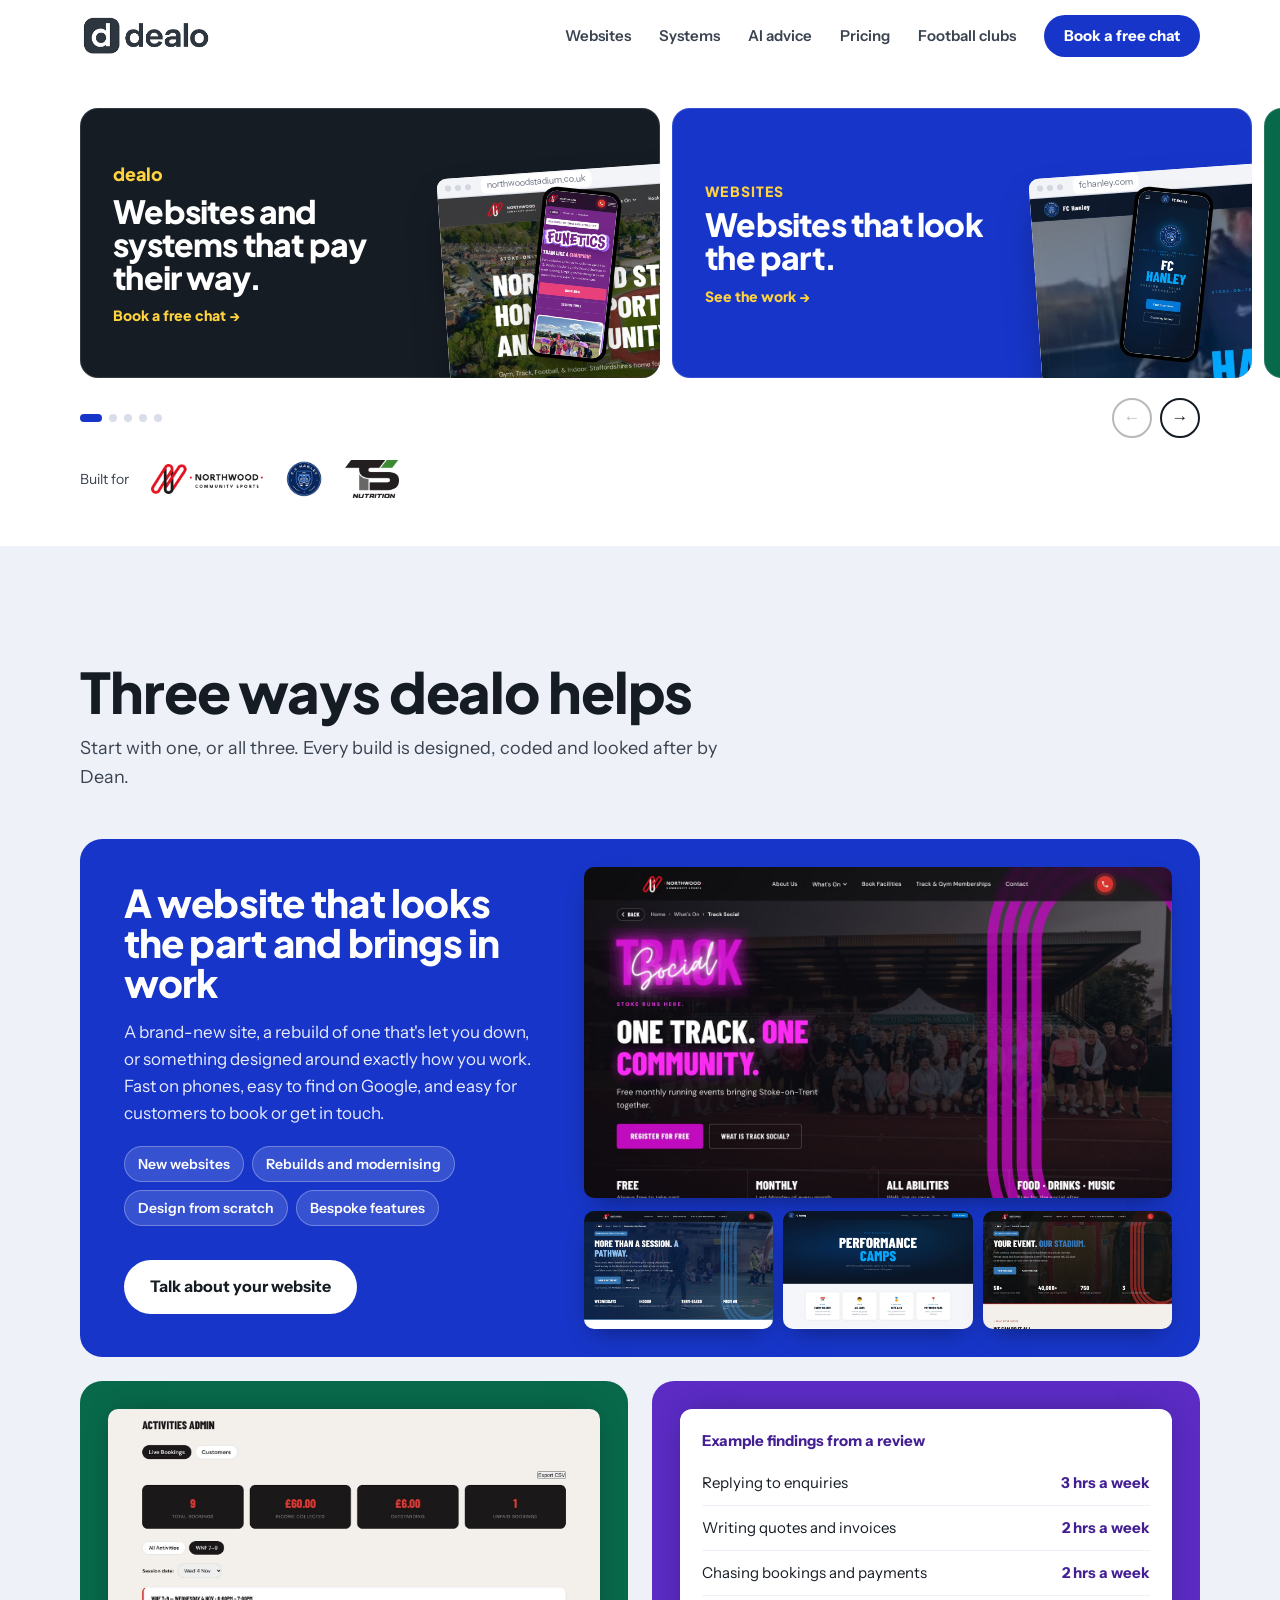
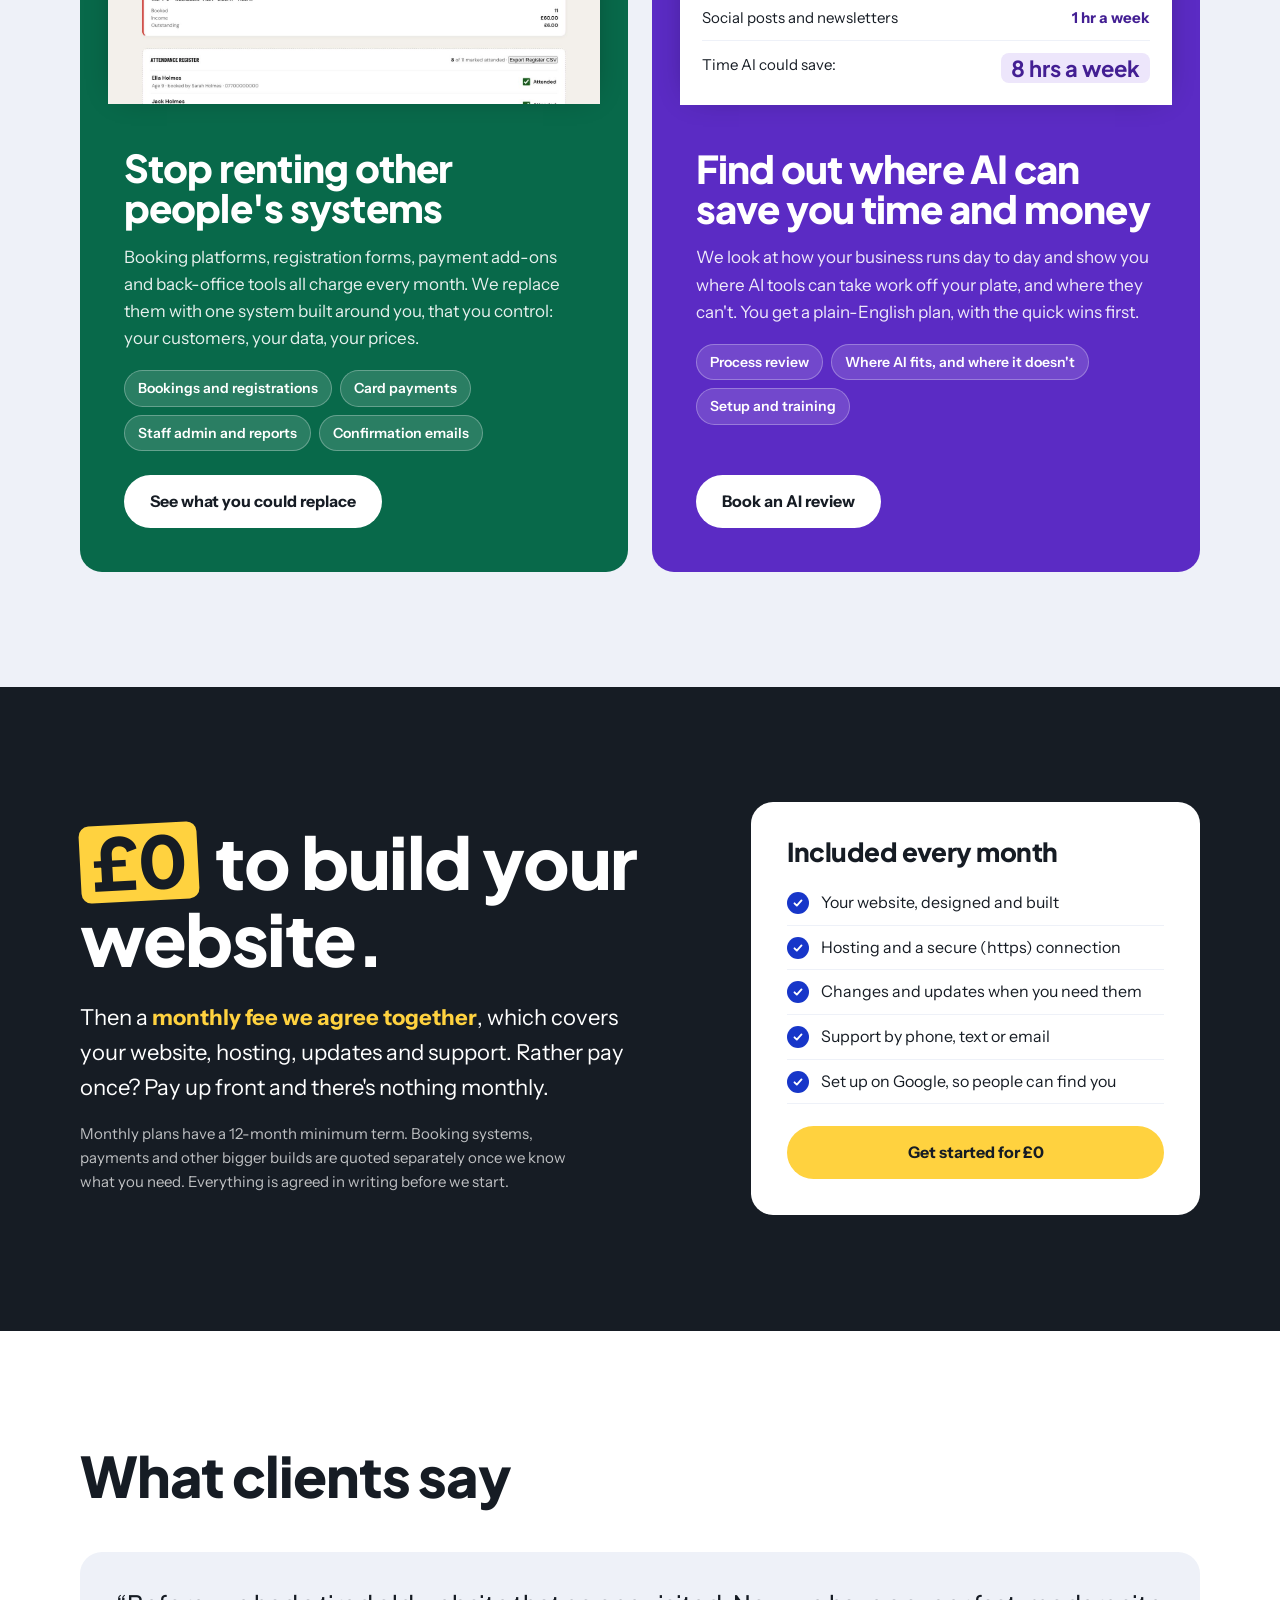
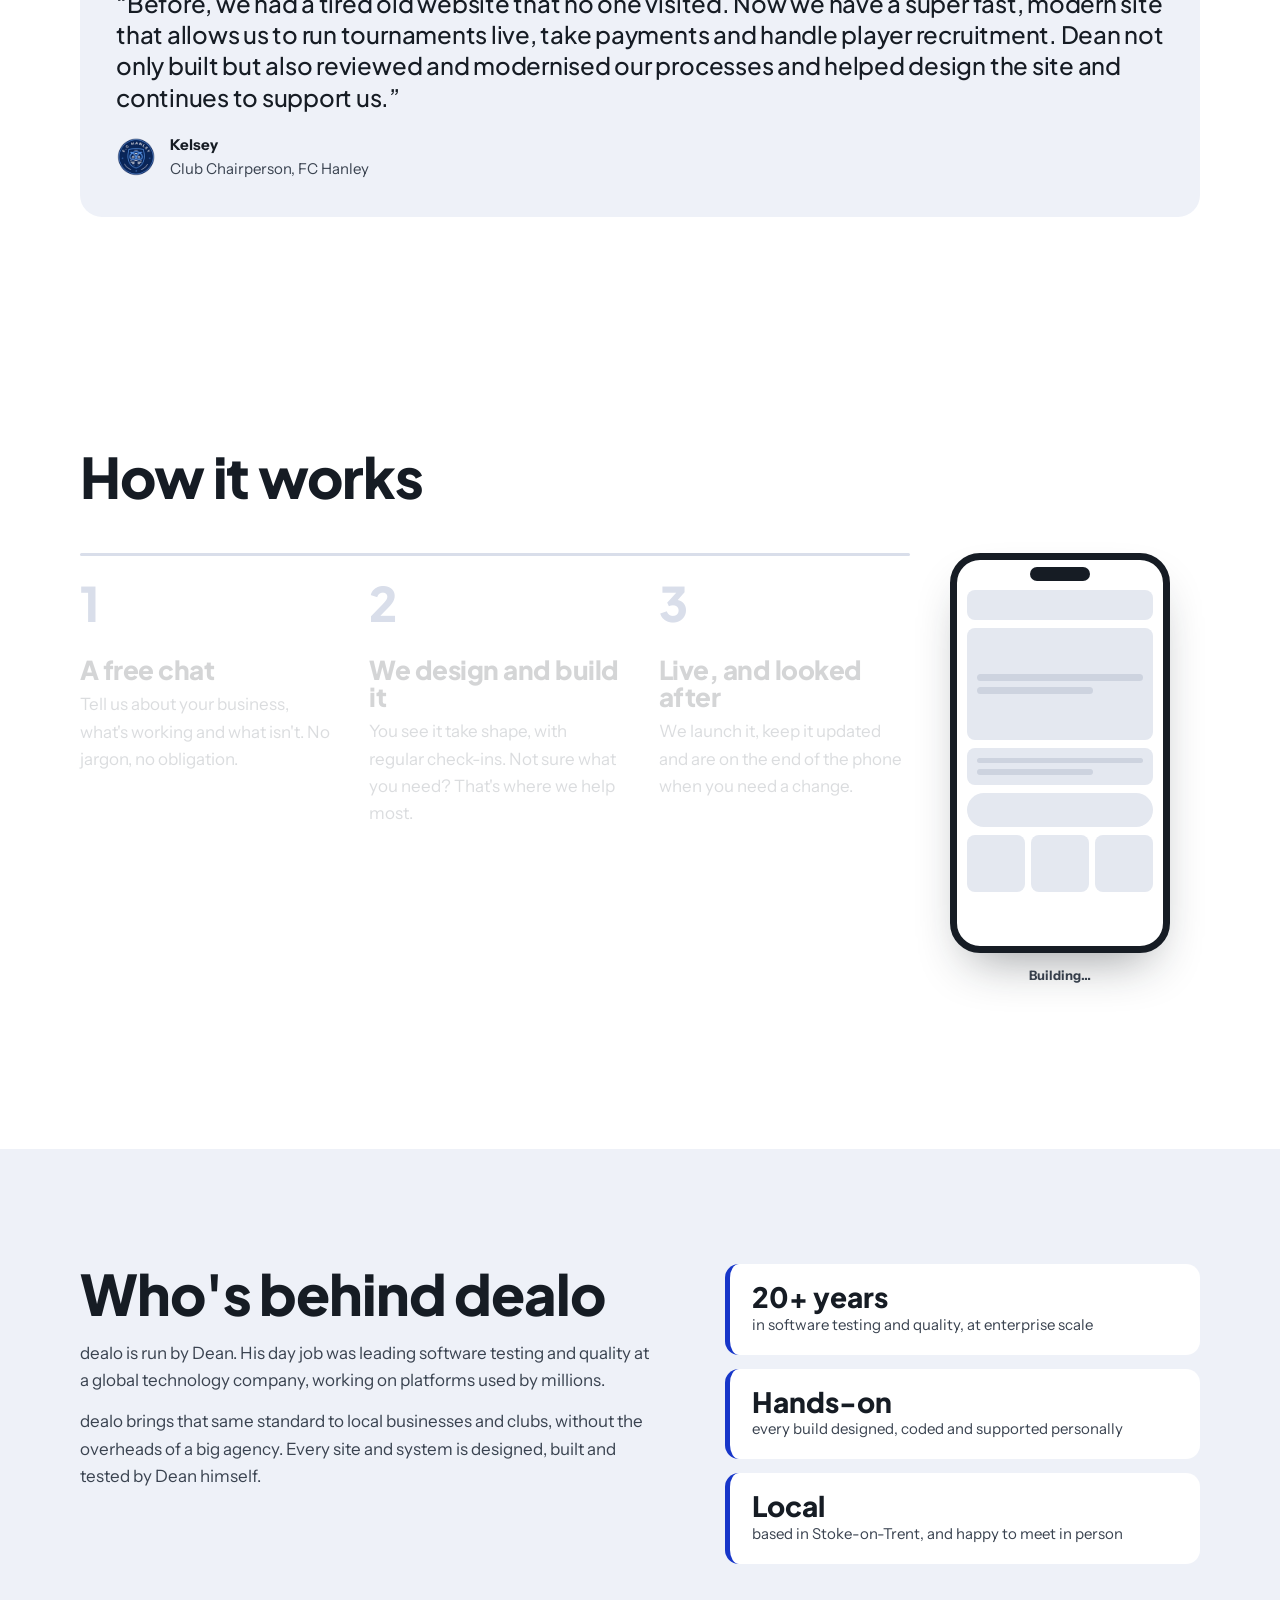
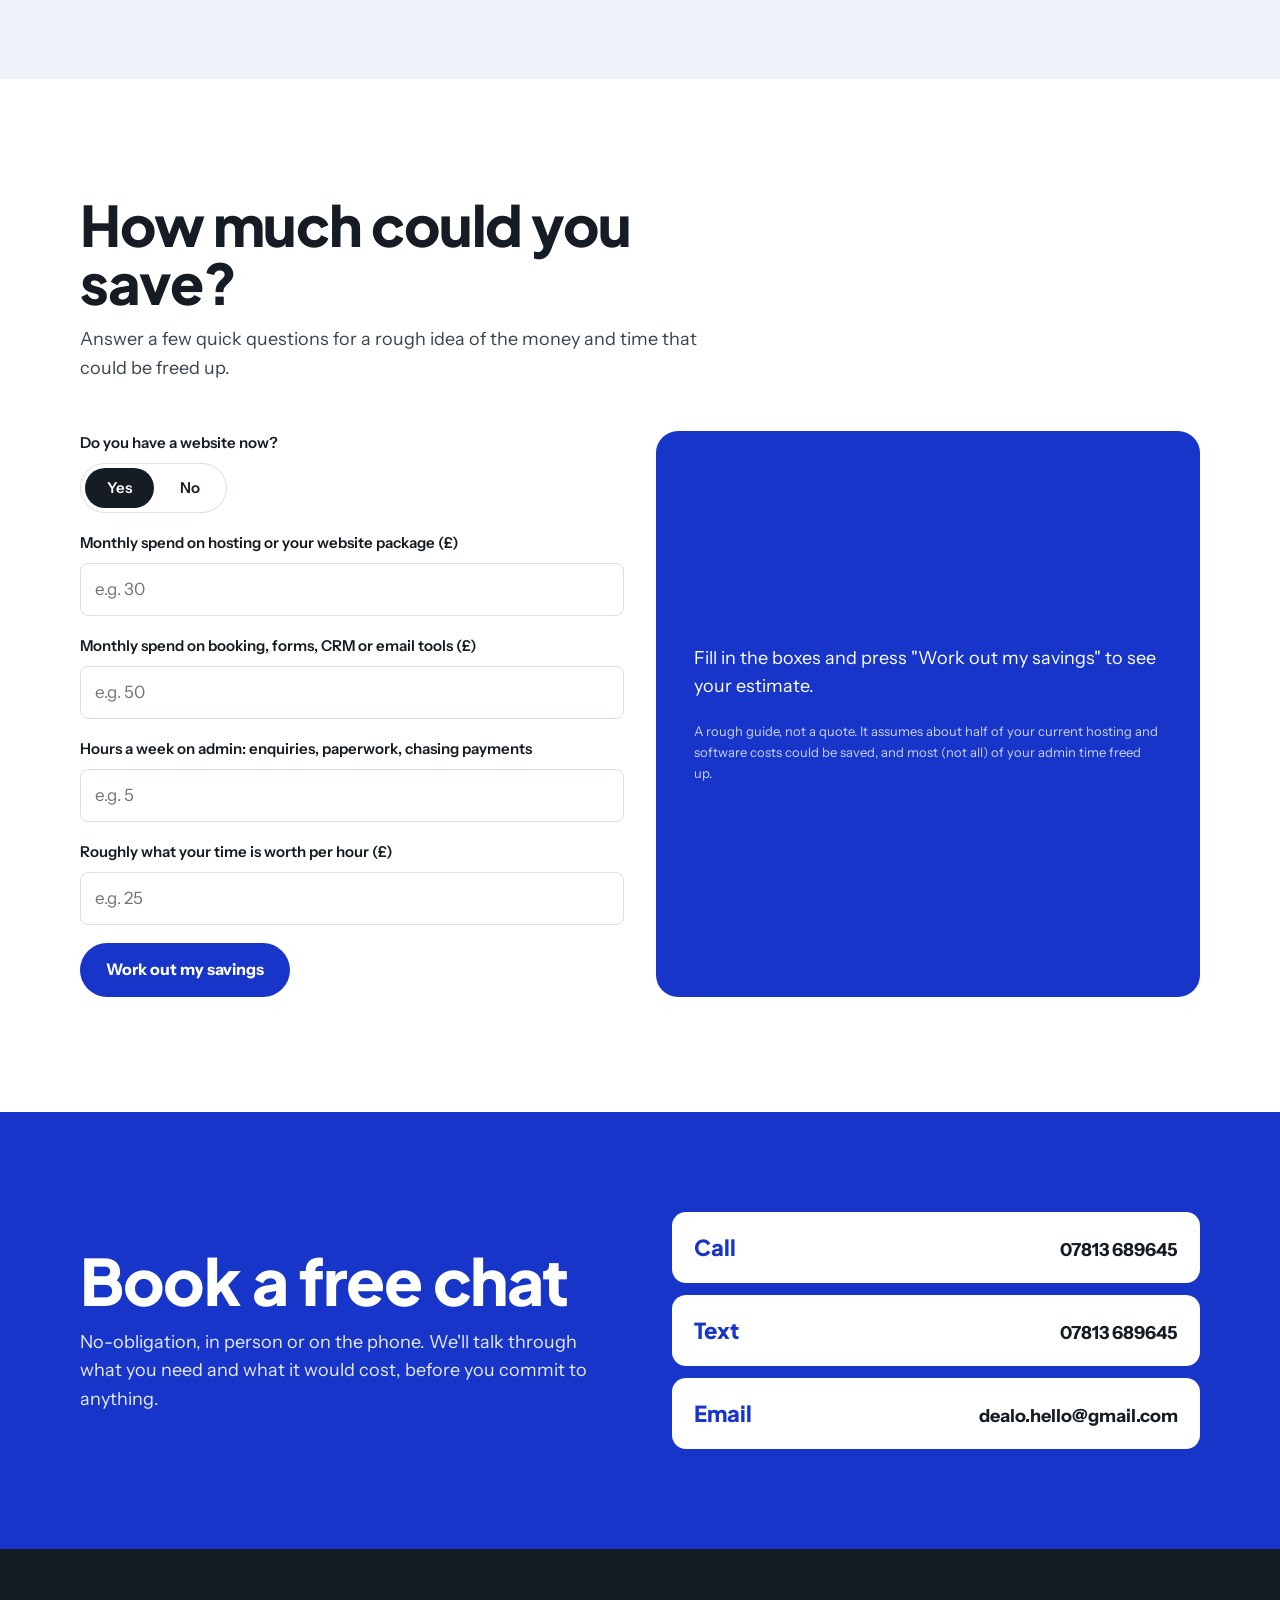
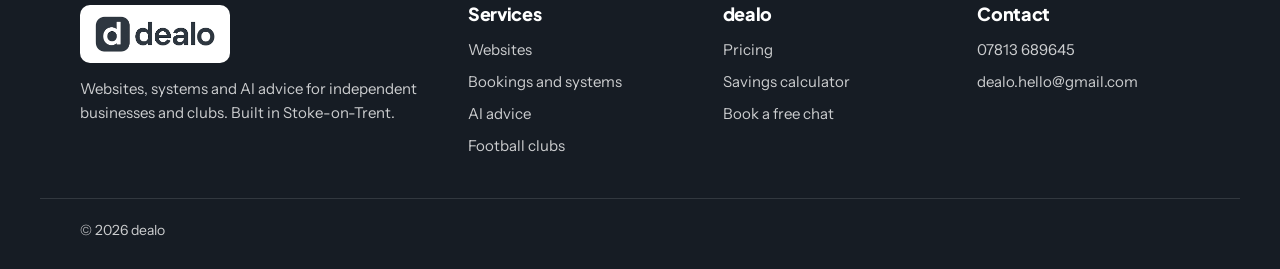
<file: index.html>
<!DOCTYPE html>
<html lang="en">
<head>
<meta charset="UTF-8">
<meta name="viewport" content="width=device-width, initial-scale=1.0">
<title>dealo | Websites and systems for independent businesses</title>
<meta name="description" content="dealo builds websites, booking systems and admin tools for independent businesses and clubs. £0 to build, then a monthly fee we agree together, or pay once up front.">
<meta property="og:title" content="dealo | Websites and systems for independent businesses">
<meta property="og:description" content="Websites, booking systems and AI advice for independent businesses and clubs. £0 to build, then a monthly fee we agree together, or pay once up front.">
<meta property="og:type" content="website">
<meta property="og:url" content="https://deanodealo.github.io/dealo/">
<meta property="og:site_name" content="dealo">
<meta property="og:image" content="https://deanodealo.github.io/dealo/images/og-dealo.jpg">
<meta property="og:image:width" content="1200">
<meta property="og:image:height" content="630">
<meta property="og:image:alt" content="dealo – Websites and systems that pay their way">
<meta name="twitter:card" content="summary_large_image">
<meta name="twitter:image" content="https://deanodealo.github.io/dealo/images/og-dealo.jpg">
<meta name="theme-color" content="#1736C9">
<link rel="icon" type="image/png" sizes="32x32" href="icons/favicon-32.png">
<link rel="apple-touch-icon" href="icons/apple-touch-icon.png">
<link rel="manifest" href="site.webmanifest">
<meta name="apple-mobile-web-app-title" content="dealo">
<link rel="preconnect" href="https://fonts.googleapis.com">
<link rel="preconnect" href="https://fonts.gstatic.com" crossorigin>
<link href="https://fonts.googleapis.com/css2?family=Plus+Jakarta+Sans:wght@500;700;800&family=Instrument+Sans:wght@400;500;600;700&display=swap" rel="stylesheet">
<link rel="stylesheet" href="site.css">
<link rel="stylesheet" href="flip.css">
<link rel="stylesheet" href="steps.css">
</head>
<body>

<a class="skip-link" href="#main">Skip to content</a>

<header class="site-nav" id="siteNav">
  <div class="nav-inner">
    <a href="#top" class="nav-logo"><img src="dealo-logo-full.png" alt="dealo home" width="150" height="47"></a>
    <nav aria-label="Main">
      <ul class="nav-links" id="navLinks">
        <li><a href="#websites">Websites</a></li>
        <li><a href="#systems">Systems</a></li>
        <li><a href="#ai">AI advice</a></li>
        <li><a href="#pricing">Pricing</a></li>
        <li><a href="football.html">Football clubs</a></li>
        <li class="nav-cta-item"><a href="#contact" class="btn btn-cobalt btn-small">Book a free chat</a></li>
      </ul>
    </nav>
    <button class="nav-burger" id="navBurger" type="button" aria-label="Open menu" aria-expanded="false" aria-controls="navLinks">
      <span></span><span></span><span></span>
    </button>
  </div>
</header>

<main id="main">

  <!-- ═════════ HERO: swipeable cards ═════════ -->
  <section class="hero hero-cards" id="top" aria-roledescription="carousel" aria-label="What dealo does">
    <div class="hero-rail" id="heroRail">
      <a class="hcard hcard-ink" href="#contact" aria-roledescription="slide" aria-label="1 of 5">
        <div class="hcard-copy">
          <p class="hcard-kicker hcard-kicker-brand">dealo</p>
          <h1 class="hcard-title">Websites and systems that pay their way.</h1>
          <span class="hcard-link">Book a free chat <span aria-hidden="true">&#8594;</span></span>
        </div>
        <div class="hcard-media">
          <figure class="hshot"><div class="browser-bar"><i></i><i></i><i></i><span>northwoodstadium.co.uk</span></div><img src="images/work/nw-home.jpg" alt="Northwood Stadium website" width="1440" height="900"></figure>
          <figure class="hphone"><img src="images/work/nw-phone-funetics.jpg" alt="Northwood's Funetics page on a phone" width="585" height="1266"></figure>
        </div>
      </a>
      <a class="hcard hcard-cobalt" href="#websites" aria-roledescription="slide" aria-label="2 of 5">
        <div class="hcard-copy">
          <p class="hcard-kicker">Websites</p>
          <h2 class="hcard-title">Websites that look the part.</h2>
          <span class="hcard-link">See the work <span aria-hidden="true">&#8594;</span></span>
        </div>
        <div class="hcard-media">
          <figure class="hshot"><div class="browser-bar"><i></i><i></i><i></i><span>fchanley.com</span></div><img src="images/work/fch-home.jpg" alt="FC Hanley website" width="1440" height="900" loading="lazy"></figure>
          <figure class="hphone"><img src="images/work/fch-phone-home.jpg" alt="FC Hanley website on a phone" width="585" height="1266" loading="lazy"></figure>
        </div>
      </a>
      <a class="hcard hcard-emerald" href="#systems" aria-roledescription="slide" aria-label="3 of 5">
        <div class="hcard-copy">
          <p class="hcard-kicker">Systems</p>
          <h2 class="hcard-title">Your bookings. Your data. Your prices.</h2>
          <span class="hcard-link">See systems <span aria-hidden="true">&#8594;</span></span>
        </div>
        <div class="hcard-media">
          <figure class="hshot"><div class="browser-bar"><i></i><i></i><i></i><span>Bookings admin</span></div><img src="images/work/nw-admin.jpg" alt="Northwood's bookings admin (sample data)" width="1440" height="900" loading="lazy"></figure>
        </div>
      </a>
      <a class="hcard hcard-violet" href="#ai" aria-roledescription="slide" aria-label="4 of 5">
        <div class="hcard-copy">
          <p class="hcard-kicker">AI advice</p>
          <h2 class="hcard-title">Find the hours hiding in your week.</h2>
          <span class="hcard-link">How it works <span aria-hidden="true">&#8594;</span></span>
        </div>
        <div class="hcard-media" aria-hidden="true">
          <span class="hsticker">7 hrs<small>saved a week</small></span>
        </div>
      </a>
      <a class="hcard hcard-glaze" href="#pricing" aria-roledescription="slide" aria-label="5 of 5">
        <div class="hcard-copy">
          <p class="hcard-kicker">Pricing</p>
          <h2 class="hcard-title">Nothing to pay to get started.</h2>
          <span class="hcard-link">See pricing <span aria-hidden="true">&#8594;</span></span>
        </div>
        <div class="hcard-media" aria-hidden="true">
          <span class="hsticker">£0<small>to build</small></span>
        </div>
      </a>
    </div>

    <div class="wrap hero-controls">
      <div class="hero-dots" id="heroDots" role="tablist" aria-label="Choose a card"></div>
      <div class="hero-arrows">
        <button type="button" class="hero-arrow" id="heroPrev" aria-label="Previous card">&#8592;</button>
        <button type="button" class="hero-arrow" id="heroNext" aria-label="Next card">&#8594;</button>
      </div>
    </div>

    <div class="wrap hero-clients">
      <span>Built for</span>
      <a href="https://deanodealo.github.io/Northwood/" target="_blank" rel="noopener"><img src="northwood-logo.png" alt="Northwood Stadium" height="34"></a>
      <a href="https://fchanley.com" target="_blank" rel="noopener"><img src="fchanley-logo.png" alt="FC Hanley" height="40"></a>
      <span class="client-logo"><img src="tsnutrition-logo.png" alt="TS Nutrition" height="40"></span>
    </div>
  </section>

  <!-- ═════════ WHAT WE DO ═════════ -->
  <section class="services flip-services" aria-labelledby="servicesTitle">
    <div class="wrap">
      <div class="section-head">
        <h2 id="servicesTitle">Three ways dealo helps</h2>
        <p>Start with one, or all three. Every build is designed, coded and looked after by Dean.</p>
      </div>

      <!-- 1. Websites -->
      <article class="panel panel-cobalt panel-wide" id="websites">
        <div class="panel-copy">
          <h3>A website that looks the part and brings in work</h3>
          <p>A brand-new site, a rebuild of one that's let you down, or something designed around exactly how you work. Fast on phones, easy to find on Google, and easy for customers to book or get in touch.</p>
          <ul class="chips">
            <li>New websites</li>
            <li>Rebuilds and modernising</li>
            <li>Design from scratch</li>
            <li>Bespoke features</li>
          </ul>
          <a href="#contact" class="btn btn-light">Talk about your website</a>
        </div>
        <div class="panel-media collage">
          <img class="collage-main" src="images/work/nw-tracksocial.jpg" alt="Northwood's Track Social page, in its pink and black sub-brand" loading="lazy" width="1440" height="900">
          <img src="images/work/nw-wnf.jpg" alt="Northwood's Wednesday Night Football page" loading="lazy" width="1440" height="900">
          <img src="images/work/fch-camps.jpg" alt="FC Hanley's holiday camps page" loading="lazy" width="1440" height="900">
          <img src="images/work/nw-venue.jpg" alt="Northwood's events and venue hire page" loading="lazy" width="1440" height="900">
        </div>
      </article>

      <div class="panel-pair">
        <!-- 2. Systems -->
        <article class="panel panel-emerald" id="systems">
          <div class="panel-media">
            <img src="images/work/nw-admin.jpg" alt="Northwood's bookings admin, showing income, a session summary and an attendance register (sample data)" loading="lazy" width="1440" height="900">
          </div>
          <div class="panel-copy">
            <h3>Stop renting other people's systems</h3>
            <p>Booking platforms, registration forms, payment add-ons and back-office tools all charge every month. We replace them with one system built around you, that you control: your customers, your data, your prices.</p>
            <ul class="chips">
              <li>Bookings and registrations</li>
              <li>Card payments</li>
              <li>Staff admin and reports</li>
              <li>Confirmation emails</li>
            </ul>
            <a href="#contact" class="btn btn-light">See what you could replace</a>
          </div>
        </article>

        <!-- 3. AI advisor -->
        <article class="panel panel-violet" id="ai">
          <div class="panel-media ai-report" aria-label="Example of an AI review: findings with time saved each week">
            <div class="ai-report-card">
              <p class="ai-report-title">Example findings from a review</p>
              <ul>
                <li><span>Replying to enquiries</span><b>3 hrs a week</b></li>
                <li><span>Writing quotes and invoices</span><b>2 hrs a week</b></li>
                <li><span>Chasing bookings and payments</span><b>2 hrs a week</b></li>
                <li><span>Social posts and newsletters</span><b>1 hr a week</b></li>
              </ul>
              <p class="ai-report-total">Time AI could save: <b>8 hrs a week</b></p>
            </div>
          </div>
          <div class="panel-copy">
            <h3>Find out where AI can save you time and money</h3>
            <p>We look at how your business runs day to day and show you where AI tools can take work off your plate, and where they can't. You get a plain-English plan, with the quick wins first.</p>
            <ul class="chips">
              <li>Process review</li>
              <li>Where AI fits, and where it doesn't</li>
              <li>Setup and training</li>
            </ul>
            <a href="#contact" class="btn btn-light">Book an AI review</a>
          </div>
        </article>
      </div>
    </div>
  </section>

  <!-- ═════════ PRICING ═════════ -->
  <section class="pricing" id="pricing" aria-labelledby="pricingTitle">
    <div class="wrap pricing-grid">
      <div class="pricing-headline">
        <h2 id="pricingTitle"><span class="price-zero">£0</span> to build your website.</h2>
        <p class="pricing-then">Then a <strong>monthly fee we agree together</strong>, which covers your website, hosting, updates and support. Rather pay once? Pay up front and there's nothing monthly.</p>
        <p class="pricing-small">Monthly plans have a 12-month minimum term. Booking systems, payments and other bigger builds are quoted separately once we know what you need. Everything is agreed in writing before we start.</p>
      </div>
      <div class="pricing-card">
        <h3>Included every month</h3>
        <ul class="ticks">
          <li>Your website, designed and built</li>
          <li>Hosting and a secure (https) connection</li>
          <li>Changes and updates when you need them</li>
          <li>Support by phone, text or email</li>
          <li>Set up on Google, so people can find you</li>
        </ul>
        <a href="#contact" class="btn btn-glaze">Get started for £0</a>
      </div>
    </div>
  </section>

  <!-- ═════════ TESTIMONIALS (shown once there are approved reviews) ═════════ -->
  <section class="testimonials" id="testimonials" aria-labelledby="testimonialsTitle" hidden>
    <div class="wrap">
      <div class="section-head">
        <h2 id="testimonialsTitle">What clients say</h2>
      </div>
      <div class="quotes" id="quotes"></div>
    </div>
  </section>

  <!-- ═════════ HOW IT WORKS ═════════ -->
  <section class="steps steps-anim" aria-labelledby="stepsTitle">
    <div class="wrap">
      <div class="section-head">
        <h2 id="stepsTitle">How it works</h2>
      </div>
      <ol class="step-list">
        <li>
          <h3>A free chat</h3>
          <p>Tell us about your business, what's working and what isn't. No jargon, no obligation.</p>
        </li>
        <li>
          <h3>We design and build it</h3>
          <p>You see it take shape, with regular check-ins. Not sure what you need? That's where we help most.</p>
          <!-- A made-up example site that assembles itself as you scroll -->
          <div class="build-phone" aria-hidden="true">
            <div class="bp-screen">
              <div class="bp-block bp-nav">
                <div class="bp-wire"></div>
                <div class="bp-real"><b>Fade &amp; Co</b><span class="bp-burger"><i></i><i></i><i></i></span></div>
              </div>
              <div class="bp-block bp-hero">
                <div class="bp-wire"><i></i><i></i></div>
                <div class="bp-real"><span class="bp-kicker">Barbers · Open today</span><span class="bp-h">Fresh cuts, no waiting.</span></div>
              </div>
              <div class="bp-block bp-text">
                <div class="bp-wire"><i></i><i></i></div>
                <div class="bp-real">Book online in seconds. Walk-ins welcome too.</div>
              </div>
              <div class="bp-block bp-btn">
                <div class="bp-wire"></div>
                <div class="bp-real">Book a chair</div>
              </div>
              <div class="bp-block bp-tiles">
                <div class="bp-wire"><i></i><i></i><i></i></div>
                <div class="bp-real"><span>Skin fade<b>£18</b></span><span>Beard trim<b>£10</b></span><span>Kids' cut<b>£12</b></span></div>
              </div>
              <div class="bp-toast"><span class="bp-tick">✓</span>New booking · Sat 10:30</div>
            </div>
            <p class="bp-status"><span class="bp-draft">Building…</span><span class="bp-live">Live</span></p>
          </div>
        </li>
        <li>
          <h3>Live, and looked after</h3>
          <p>We launch it, keep it updated and are on the end of the phone when you need a change.</p>
        </li>
      </ol>
    </div>
  </section>

  <!-- ═════════ ABOUT ═════════ -->
  <section class="about" aria-labelledby="aboutTitle">
    <div class="wrap about-grid">
      <div>
        <h2 id="aboutTitle">Who's behind dealo</h2>
        <p>dealo is run by Dean. His day job was leading software testing and quality at a global technology company, working on platforms used by millions.</p>
        <p>dealo brings that same standard to local businesses and clubs, without the overheads of a big agency. Every site and system is designed, built and tested by Dean himself.</p>
      </div>
      <dl class="about-facts">
        <div><dt>20+ years</dt><dd>in software testing and quality, at enterprise scale</dd></div>
        <div><dt>Hands-on</dt><dd>every build designed, coded and supported personally</dd></div>
        <div><dt>Local</dt><dd>based in Stoke-on-Trent, and happy to meet in person</dd></div>
      </dl>
    </div>
  </section>

  <!-- ═════════ SAVINGS CALCULATOR ═════════ -->
  <section class="calc" id="calculator" aria-labelledby="calcTitle">
    <div class="wrap">
      <div class="section-head">
        <h2 id="calcTitle">How much could you save?</h2>
        <p>Answer a few quick questions for a rough idea of the money and time that could be freed up.</p>
      </div>
      <div class="calc-grid">
        <div class="calc-form">
          <fieldset class="calc-field">
            <legend>Do you have a website now?</legend>
            <div class="calc-toggle">
              <button type="button" class="calc-toggle-btn is-active" data-website="yes" aria-pressed="true">Yes</button>
              <button type="button" class="calc-toggle-btn" data-website="no" aria-pressed="false">No</button>
            </div>
          </fieldset>
          <div class="calc-field" id="calcHostingField">
            <label for="calcHosting">Monthly spend on hosting or your website package (£)</label>
            <input type="number" id="calcHosting" min="0" inputmode="decimal" placeholder="e.g. 30">
          </div>
          <div class="calc-field">
            <label for="calcSoftware">Monthly spend on booking, forms, CRM or email tools (£)</label>
            <input type="number" id="calcSoftware" min="0" inputmode="decimal" placeholder="e.g. 50">
          </div>
          <div class="calc-field">
            <label for="calcHours">Hours a week on admin: enquiries, paperwork, chasing payments</label>
            <input type="number" id="calcHours" min="0" inputmode="decimal" placeholder="e.g. 5">
          </div>
          <div class="calc-field">
            <label for="calcRate">Roughly what your time is worth per hour (£)</label>
            <input type="number" id="calcRate" min="0" inputmode="decimal" placeholder="e.g. 25">
          </div>
          <button type="button" class="btn btn-cobalt" id="calcButton">Work out my savings</button>
        </div>
        <div class="calc-result" aria-live="polite">
          <p class="calc-placeholder" id="calcPlaceholder">Fill in the boxes and press "Work out my savings" to see your estimate.</p>
          <div class="calc-output" id="calcOutput">
            <p class="calc-total-label">Estimated savings a year</p>
            <p class="calc-total" id="calcTotal">£0</p>
            <dl class="calc-rows">
              <div id="calcHostingRow"><dt>Hosting</dt><dd id="calcHostingOut">£0/yr</dd></div>
              <div><dt>Software</dt><dd id="calcSoftwareOut">£0/yr</dd></div>
              <div><dt>Admin time freed up</dt><dd id="calcTimeOut">£0/yr</dd></div>
            </dl>
            <p class="calc-note" id="calcWebsiteNote"></p>
          </div>
          <p class="calc-disclaimer">A rough guide, not a quote. It assumes about half of your current hosting and software costs could be saved, and most (not all) of your admin time freed up.</p>
        </div>
      </div>
    </div>
  </section>

  <!-- ═════════ CONTACT ═════════ -->
  <section class="contact" id="contact" aria-labelledby="contactTitle">
    <div class="wrap contact-grid">
      <div>
        <h2 id="contactTitle">Book a free chat</h2>
        <p>No-obligation, in person or on the phone. We'll talk through what you need and what it would cost, before you commit to anything.</p>
      </div>
      <div class="contact-actions">
        <a href="tel:+447813689645" class="contact-link"><span>Call</span>07813 689645</a>
        <a href="sms:+447813689645" class="contact-link"><span>Text</span>07813 689645</a>
        <a href="mailto:dealo.hello@gmail.com" class="contact-link"><span>Email</span>dealo.hello@gmail.com</a>
      </div>
    </div>
  </section>
</main>

<footer class="site-footer">
  <div class="wrap footer-grid">
    <div>
      <img src="dealo-logo-full.png" alt="dealo" width="130" height="41" class="footer-logo">
      <p>Websites, systems and AI advice for independent businesses and clubs. Built in Stoke-on-Trent.</p>
    </div>
    <div>
      <h2 class="footer-head">Services</h2>
      <a href="#websites">Websites</a>
      <a href="#systems">Bookings and systems</a>
      <a href="#ai">AI advice</a>
      <a href="football.html">Football clubs</a>
    </div>
    <div>
      <h2 class="footer-head">dealo</h2>
      <a href="#pricing">Pricing</a>
      <a href="#calculator">Savings calculator</a>
      <a href="#contact">Book a free chat</a>
    </div>
    <div>
      <h2 class="footer-head">Contact</h2>
      <a href="tel:+447813689645">07813 689645</a>
      <a href="mailto:dealo.hello@gmail.com">dealo.hello@gmail.com</a>
    </div>
  </div>
  <div class="wrap footer-bottom">© <span id="year">2026</span> dealo</div>
</footer>

<script src="site.js" defer></script>
<script src="flip.js" defer></script>
<script src="steps.js" defer></script>
</body>
</html>
</file>
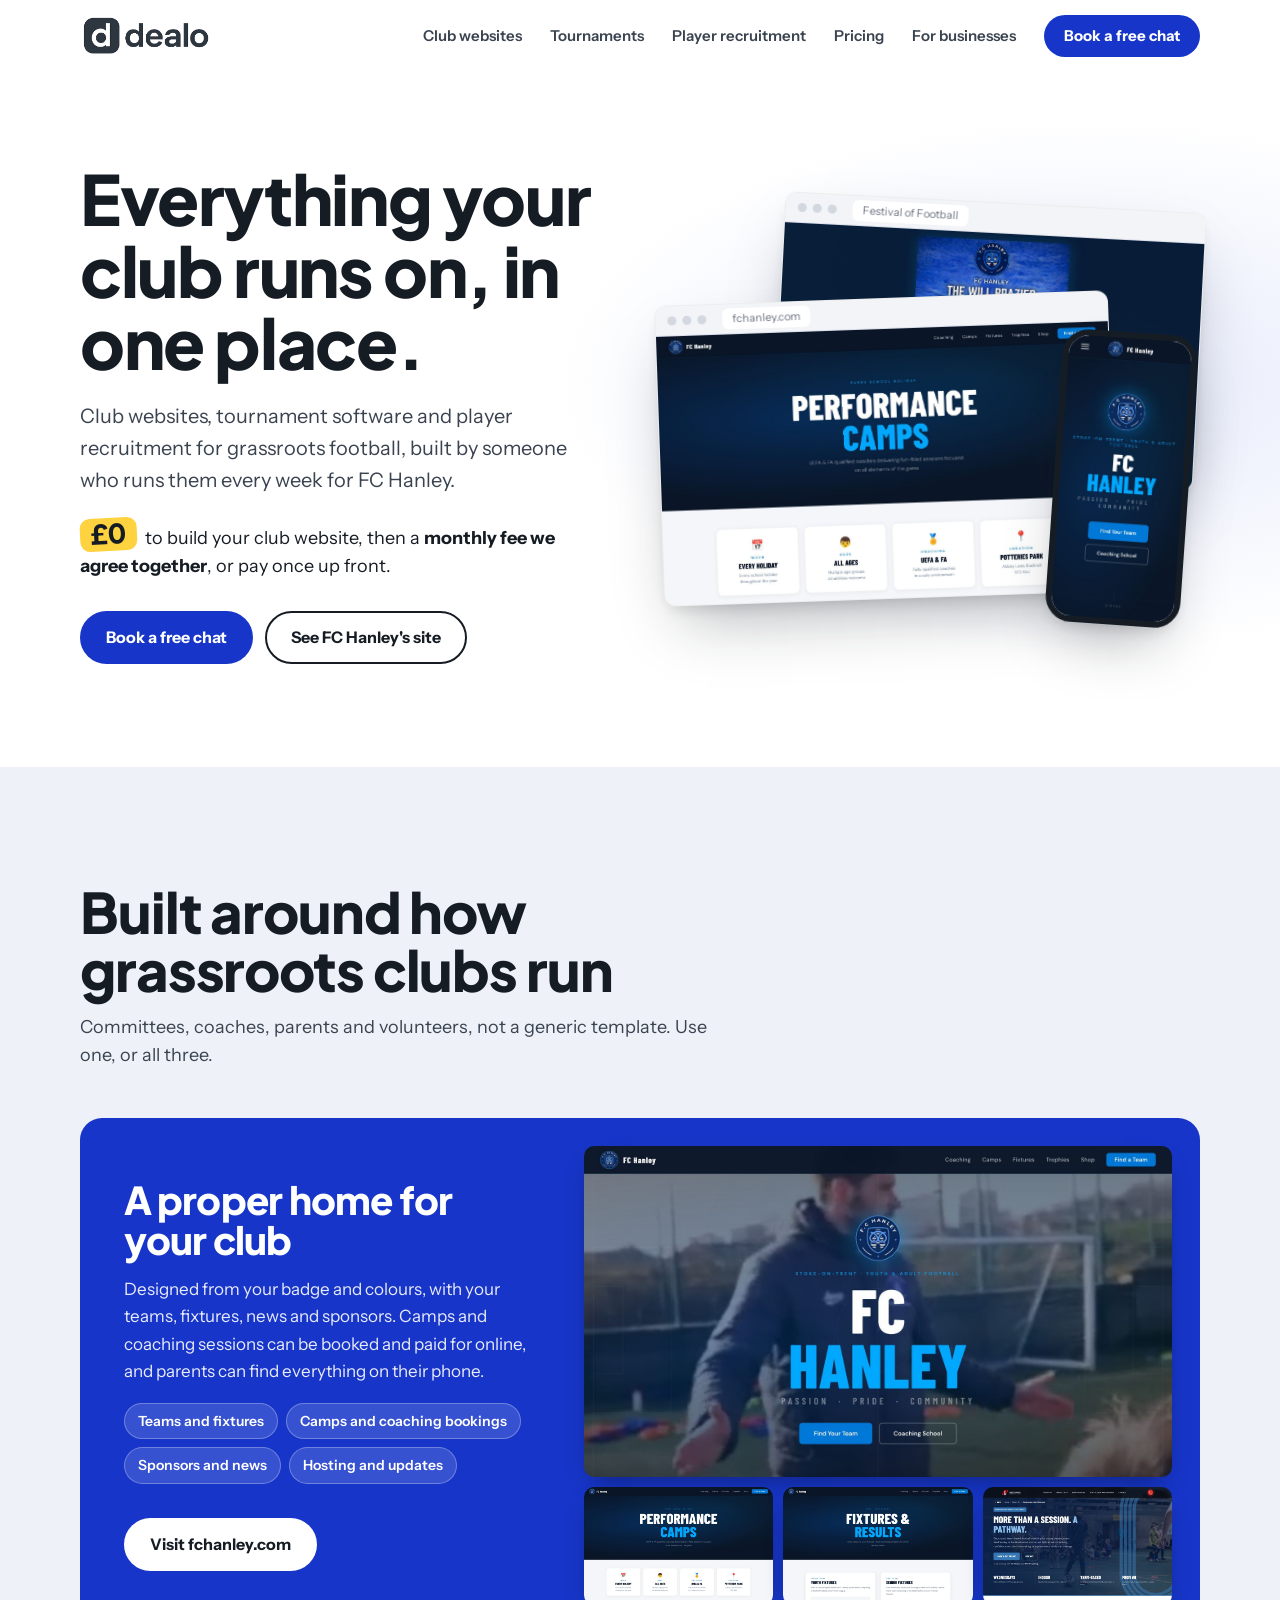
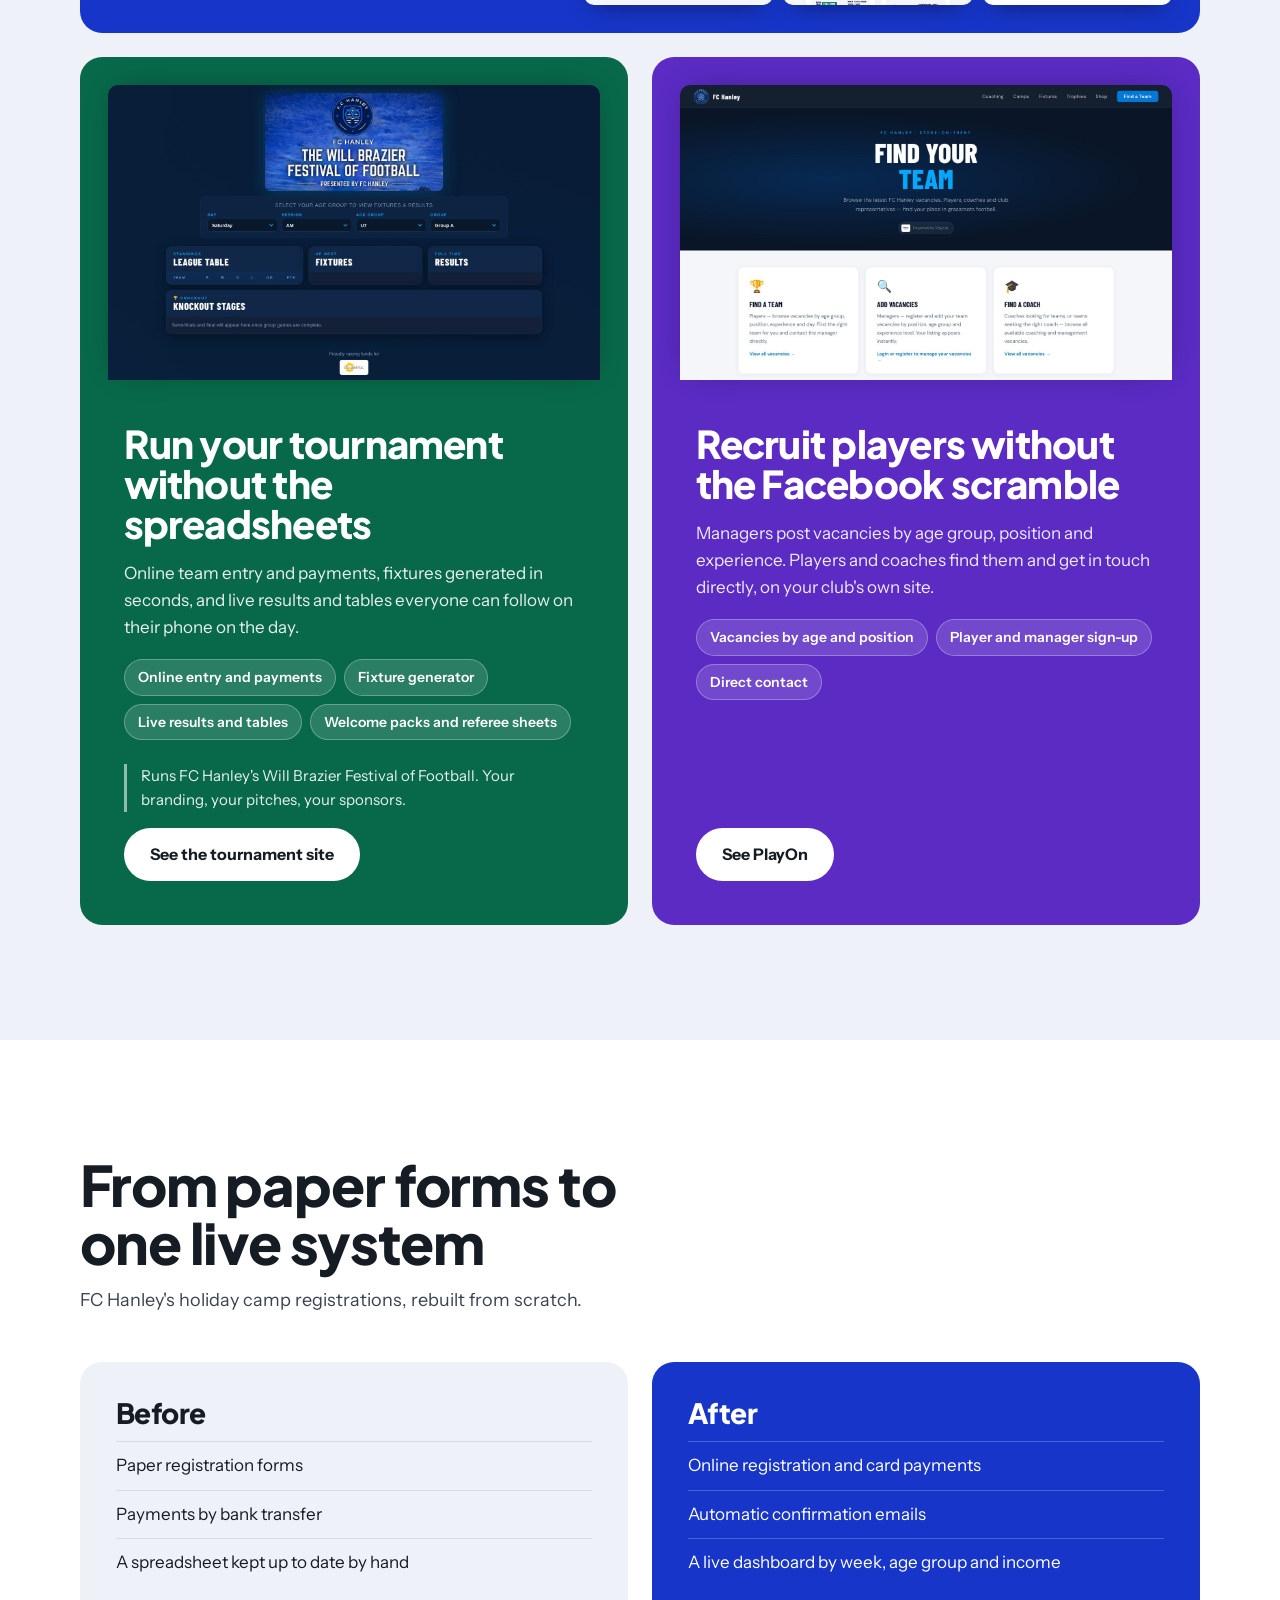
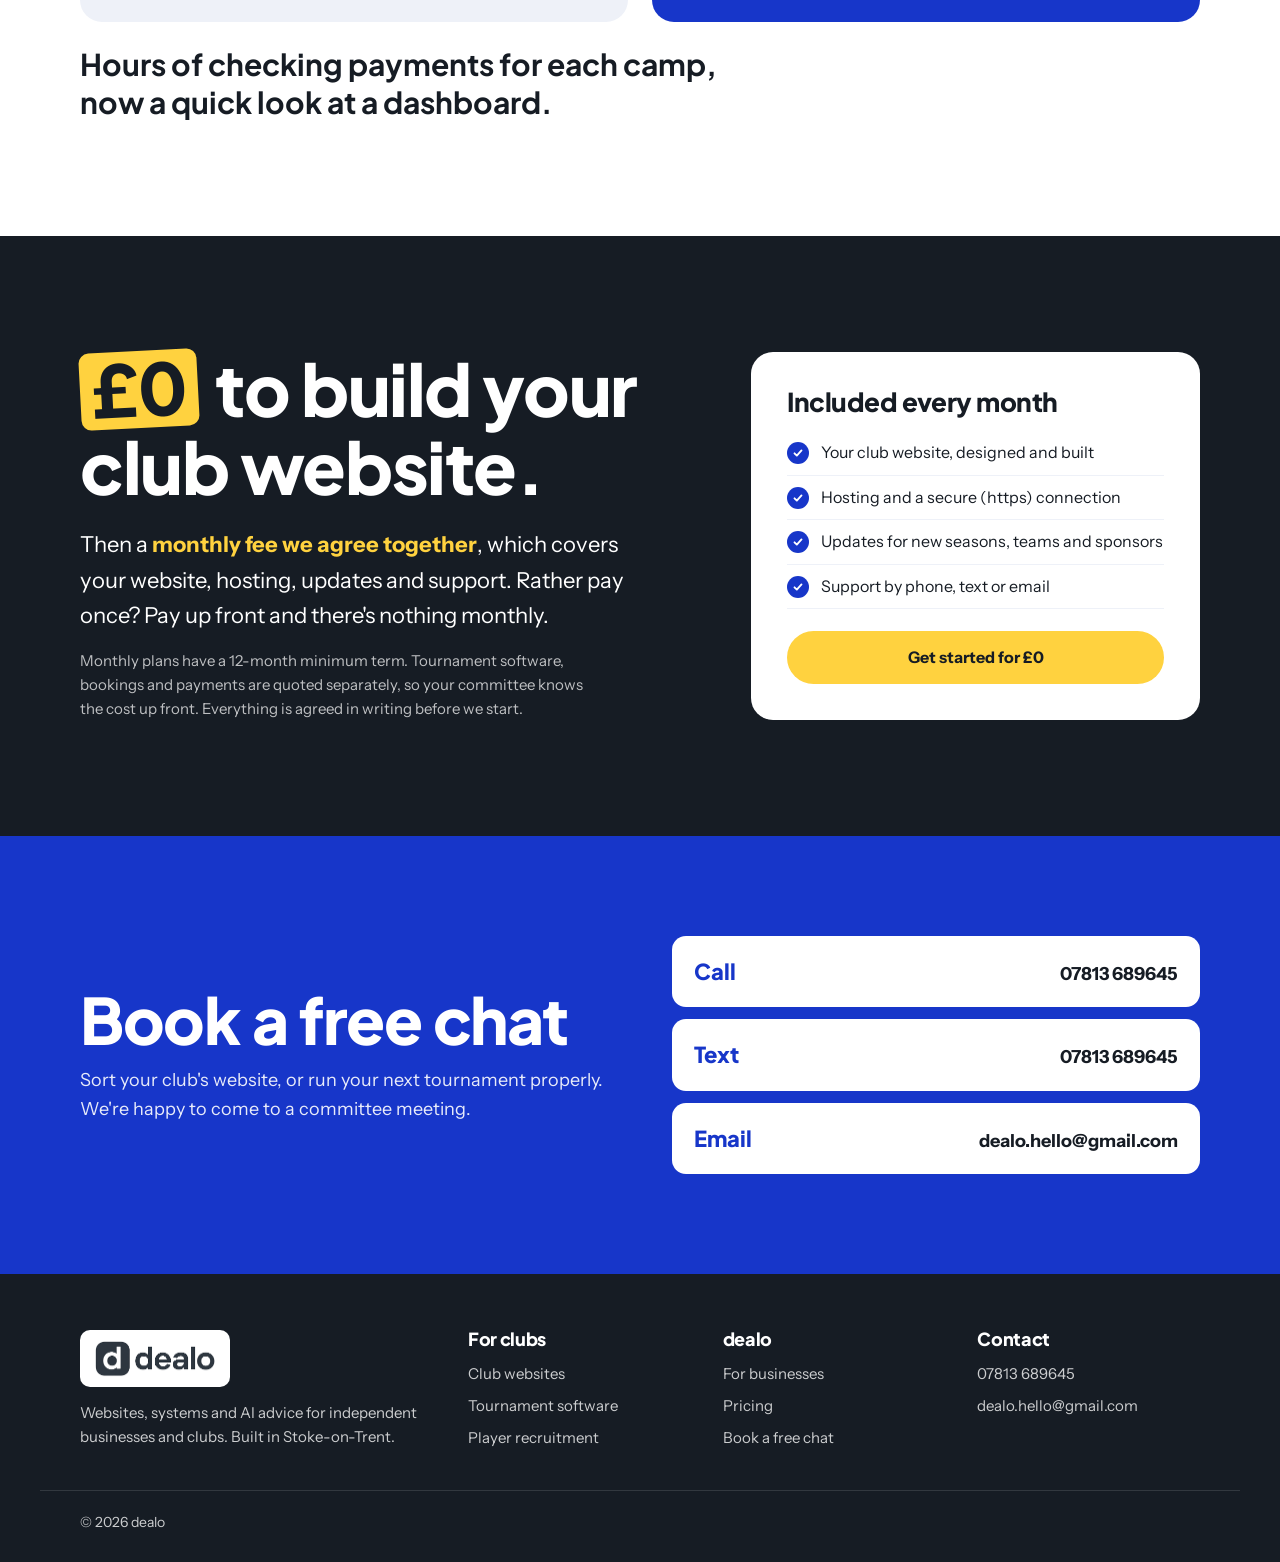
<file: football.html>
<!DOCTYPE html>
<html lang="en">
<head>
<meta charset="UTF-8">
<meta name="viewport" content="width=device-width, initial-scale=1.0">
<title>dealo | Websites and tournament software for grassroots football clubs</title>
<meta name="description" content="Club websites, tournament software and player recruitment for grassroots football clubs, built by dealo and proven at FC Hanley. £0 to build, then a monthly fee we agree together, or pay once up front.">
<meta property="og:title" content="dealo | Websites and tournament software for grassroots clubs">
<meta property="og:description" content="Club websites, tournament software and player recruitment, proven at FC Hanley.">
<meta property="og:image" content="https://deanodealo.github.io/dealo/images/work/fch-tournament.jpg">
<meta name="theme-color" content="#1736C9">
<link rel="icon" type="image/png" sizes="32x32" href="icons/favicon-32.png">
<link rel="apple-touch-icon" href="icons/apple-touch-icon.png">
<link rel="manifest" href="site.webmanifest">
<meta name="apple-mobile-web-app-title" content="dealo">
<link rel="preconnect" href="https://fonts.googleapis.com">
<link rel="preconnect" href="https://fonts.gstatic.com" crossorigin>
<link href="https://fonts.googleapis.com/css2?family=Plus+Jakarta+Sans:wght@500;700;800&family=Instrument+Sans:wght@400;500;600;700&display=swap" rel="stylesheet">
<link rel="stylesheet" href="site.css">
<style>
  /* Before / after story (football page only) */
  .story { padding: clamp(64px, 9vw, 120px) 0; }
  .story-grid { display: grid; grid-template-columns: 1fr 1fr; gap: clamp(16px, 2vw, 24px); }
  .story-col { border-radius: var(--r-lg); padding: clamp(24px, 3vw, 36px); }
  .story-col h3 { font-size: 28px; margin-bottom: 14px; }
  .story-before { background: var(--mist); }
  .story-after { background: var(--cobalt); color: var(--white); }
  .story-col li { padding: 10px 0; border-top: 1px solid rgba(22,28,36,0.1); }
  .story-after li { border-top-color: rgba(255,255,255,0.22); }
  .story-result { margin-top: clamp(16px, 2vw, 24px); font-family: var(--f-display); font-weight: 700; font-size: clamp(22px, 2.4vw, 30px); line-height: 1.25; max-width: 32ch; }
  @media (max-width: 760px) { .story-grid { grid-template-columns: 1fr; } }
</style>
</head>
<body>

<a class="skip-link" href="#main">Skip to content</a>

<header class="site-nav" id="siteNav">
  <div class="nav-inner">
    <a href="index.html" class="nav-logo"><img src="dealo-logo-full.png" alt="dealo home" width="150" height="47"></a>
    <nav aria-label="Main">
      <ul class="nav-links" id="navLinks">
        <li><a href="#club-websites">Club websites</a></li>
        <li><a href="#tournaments">Tournaments</a></li>
        <li><a href="#playon">Player recruitment</a></li>
        <li><a href="#pricing">Pricing</a></li>
        <li><a href="index.html">For businesses</a></li>
        <li class="nav-cta-item"><a href="#contact" class="btn btn-cobalt btn-small">Book a free chat</a></li>
      </ul>
    </nav>
    <button class="nav-burger" id="navBurger" type="button" aria-label="Open menu" aria-expanded="false" aria-controls="navLinks">
      <span></span><span></span><span></span>
    </button>
  </div>
</header>

<main id="main">

  <section class="hero">
    <div class="wrap hero-grid">
      <div class="hero-copy">
        <h1>Everything your club runs on, in one place.</h1>
        <p class="hero-lead">Club websites, tournament software and player recruitment for grassroots football, built by someone who runs them every week for FC Hanley.</p>
        <p class="hero-offer"><span class="offer-zero">£0</span> to build your club website, then a <strong>monthly fee we agree together</strong>, or pay once up front.</p>
        <div class="hero-actions">
          <a href="#contact" class="btn btn-cobalt">Book a free chat</a>
          <a href="https://fchanley.com" class="btn btn-outline" target="_blank" rel="noopener">See FC Hanley's site</a>
        </div>
      </div>
      <div class="hero-stack" aria-label="Screens from FC Hanley's website and tournament software">
        <figure class="device browser stack-back">
          <div class="browser-bar"><i></i><i></i><i></i><span>Festival of Football</span></div>
          <img src="images/work/fch-tournament.jpg" alt="FC Hanley's Will Brazier Festival of Football live results site" width="1440" height="900">
        </figure>
        <figure class="device browser stack-front">
          <div class="browser-bar"><i></i><i></i><i></i><span>fchanley.com</span></div>
          <img src="images/work/fch-camps.jpg" alt="FC Hanley's holiday camps page" width="1440" height="900">
        </figure>
        <figure class="device phone stack-phone">
          <img src="images/work/fch-phone-home.jpg" alt="FC Hanley's homepage on a phone" width="585" height="1266">
        </figure>
      </div>
    </div>
  </section>

  <section class="services" aria-labelledby="clubTitle">
    <div class="wrap">
      <div class="section-head">
        <h2 id="clubTitle">Built around how grassroots clubs run</h2>
        <p>Committees, coaches, parents and volunteers, not a generic template. Use one, or all three.</p>
      </div>

      <article class="panel panel-cobalt panel-wide" id="club-websites">
        <div class="panel-copy">
          <h3>A proper home for your club</h3>
          <p>Designed from your badge and colours, with your teams, fixtures, news and sponsors. Camps and coaching sessions can be booked and paid for online, and parents can find everything on their phone.</p>
          <ul class="chips">
            <li>Teams and fixtures</li>
            <li>Camps and coaching bookings</li>
            <li>Sponsors and news</li>
            <li>Hosting and updates</li>
          </ul>
          <a href="https://fchanley.com" class="btn btn-light" target="_blank" rel="noopener">Visit fchanley.com</a>
        </div>
        <div class="panel-media collage">
          <img class="collage-main" src="images/work/fch-home.jpg" alt="FC Hanley's homepage" loading="lazy" width="1440" height="900">
          <img src="images/work/fch-camps.jpg" alt="FC Hanley's holiday camps page" loading="lazy" width="1440" height="900">
          <img src="images/work/fch-fixtures.jpg" alt="FC Hanley's fixtures and results page" loading="lazy" width="1440" height="900">
          <img src="images/work/nw-wnf.jpg" alt="Wednesday Night Football at Northwood, run with FC Hanley" loading="lazy" width="1440" height="900">
        </div>
      </article>

      <div class="panel-pair">
        <article class="panel panel-emerald" id="tournaments">
          <div class="panel-media">
            <img src="images/work/fch-tournament.jpg" alt="Live fixtures, league tables and results for the Will Brazier Festival of Football" loading="lazy" width="1440" height="900">
          </div>
          <div class="panel-copy">
            <h3>Run your tournament without the spreadsheets</h3>
            <p>Online team entry and payments, fixtures generated in seconds, and live results and tables everyone can follow on their phone on the day.</p>
            <ul class="chips">
              <li>Online entry and payments</li>
              <li>Fixture generator</li>
              <li>Live results and tables</li>
              <li>Welcome packs and referee sheets</li>
            </ul>
            <p class="panel-proof">Runs FC Hanley's Will Brazier Festival of Football. Your branding, your pitches, your sponsors.</p>
            <a href="https://deanodealo.github.io/FCHanleytournament/" class="btn btn-light" target="_blank" rel="noopener">See the tournament site</a>
          </div>
        </article>

        <article class="panel panel-violet" id="playon">
          <div class="panel-media">
            <img src="images/work/fch-playon.jpg" alt="PlayOn: find a team, add vacancies and find a coach" loading="lazy" width="1440" height="900">
          </div>
          <div class="panel-copy">
            <h3>Recruit players without the Facebook scramble</h3>
            <p>Managers post vacancies by age group, position and experience. Players and coaches find them and get in touch directly, on your club's own site.</p>
            <ul class="chips">
              <li>Vacancies by age and position</li>
              <li>Player and manager sign-up</li>
              <li>Direct contact</li>
            </ul>
            <a href="https://fchanley.com/vacancies/playon/index.html" class="btn btn-light" target="_blank" rel="noopener">See PlayOn</a>
          </div>
        </article>
      </div>
    </div>
  </section>

  <section class="story" aria-labelledby="storyTitle">
    <div class="wrap">
      <div class="section-head">
        <h2 id="storyTitle">From paper forms to one live system</h2>
        <p>FC Hanley's holiday camp registrations, rebuilt from scratch.</p>
      </div>
      <div class="story-grid">
        <div class="story-col story-before">
          <h3>Before</h3>
          <ul>
            <li>Paper registration forms</li>
            <li>Payments by bank transfer</li>
            <li>A spreadsheet kept up to date by hand</li>
          </ul>
        </div>
        <div class="story-col story-after">
          <h3>After</h3>
          <ul>
            <li>Online registration and card payments</li>
            <li>Automatic confirmation emails</li>
            <li>A live dashboard by week, age group and income</li>
          </ul>
        </div>
      </div>
      <p class="story-result">Hours of checking payments for each camp, now a quick look at a dashboard.</p>
    </div>
  </section>

  <section class="pricing" id="pricing" aria-labelledby="pricingTitle">
    <div class="wrap pricing-grid">
      <div class="pricing-headline">
        <h2 id="pricingTitle"><span class="price-zero">£0</span> to build your club website.</h2>
        <p class="pricing-then">Then a <strong>monthly fee we agree together</strong>, which covers your website, hosting, updates and support. Rather pay once? Pay up front and there's nothing monthly.</p>
        <p class="pricing-small">Monthly plans have a 12-month minimum term. Tournament software, bookings and payments are quoted separately, so your committee knows the cost up front. Everything is agreed in writing before we start.</p>
      </div>
      <div class="pricing-card">
        <h3>Included every month</h3>
        <ul class="ticks">
          <li>Your club website, designed and built</li>
          <li>Hosting and a secure (https) connection</li>
          <li>Updates for new seasons, teams and sponsors</li>
          <li>Support by phone, text or email</li>
        </ul>
        <a href="#contact" class="btn btn-glaze">Get started for £0</a>
      </div>
    </div>
  </section>

  <section class="contact" id="contact" aria-labelledby="contactTitle">
    <div class="wrap contact-grid">
      <div>
        <h2 id="contactTitle">Book a free chat</h2>
        <p>Sort your club's website, or run your next tournament properly. We're happy to come to a committee meeting.</p>
      </div>
      <div class="contact-actions">
        <a href="tel:+447813689645" class="contact-link"><span>Call</span>07813 689645</a>
        <a href="sms:+447813689645" class="contact-link"><span>Text</span>07813 689645</a>
        <a href="mailto:dealo.hello@gmail.com" class="contact-link"><span>Email</span>dealo.hello@gmail.com</a>
      </div>
    </div>
  </section>
</main>

<footer class="site-footer">
  <div class="wrap footer-grid">
    <div>
      <img src="dealo-logo-full.png" alt="dealo" width="130" height="41" class="footer-logo">
      <p>Websites, systems and AI advice for independent businesses and clubs. Built in Stoke-on-Trent.</p>
    </div>
    <div>
      <h2 class="footer-head">For clubs</h2>
      <a href="#club-websites">Club websites</a>
      <a href="#tournaments">Tournament software</a>
      <a href="#playon">Player recruitment</a>
    </div>
    <div>
      <h2 class="footer-head">dealo</h2>
      <a href="index.html">For businesses</a>
      <a href="#pricing">Pricing</a>
      <a href="#contact">Book a free chat</a>
    </div>
    <div>
      <h2 class="footer-head">Contact</h2>
      <a href="tel:+447813689645">07813 689645</a>
      <a href="mailto:dealo.hello@gmail.com">dealo.hello@gmail.com</a>
    </div>
  </div>
  <div class="wrap footer-bottom">© <span id="year">2026</span> dealo</div>
</footer>

<script src="site.js" defer></script>
</body>
</html>
</file>
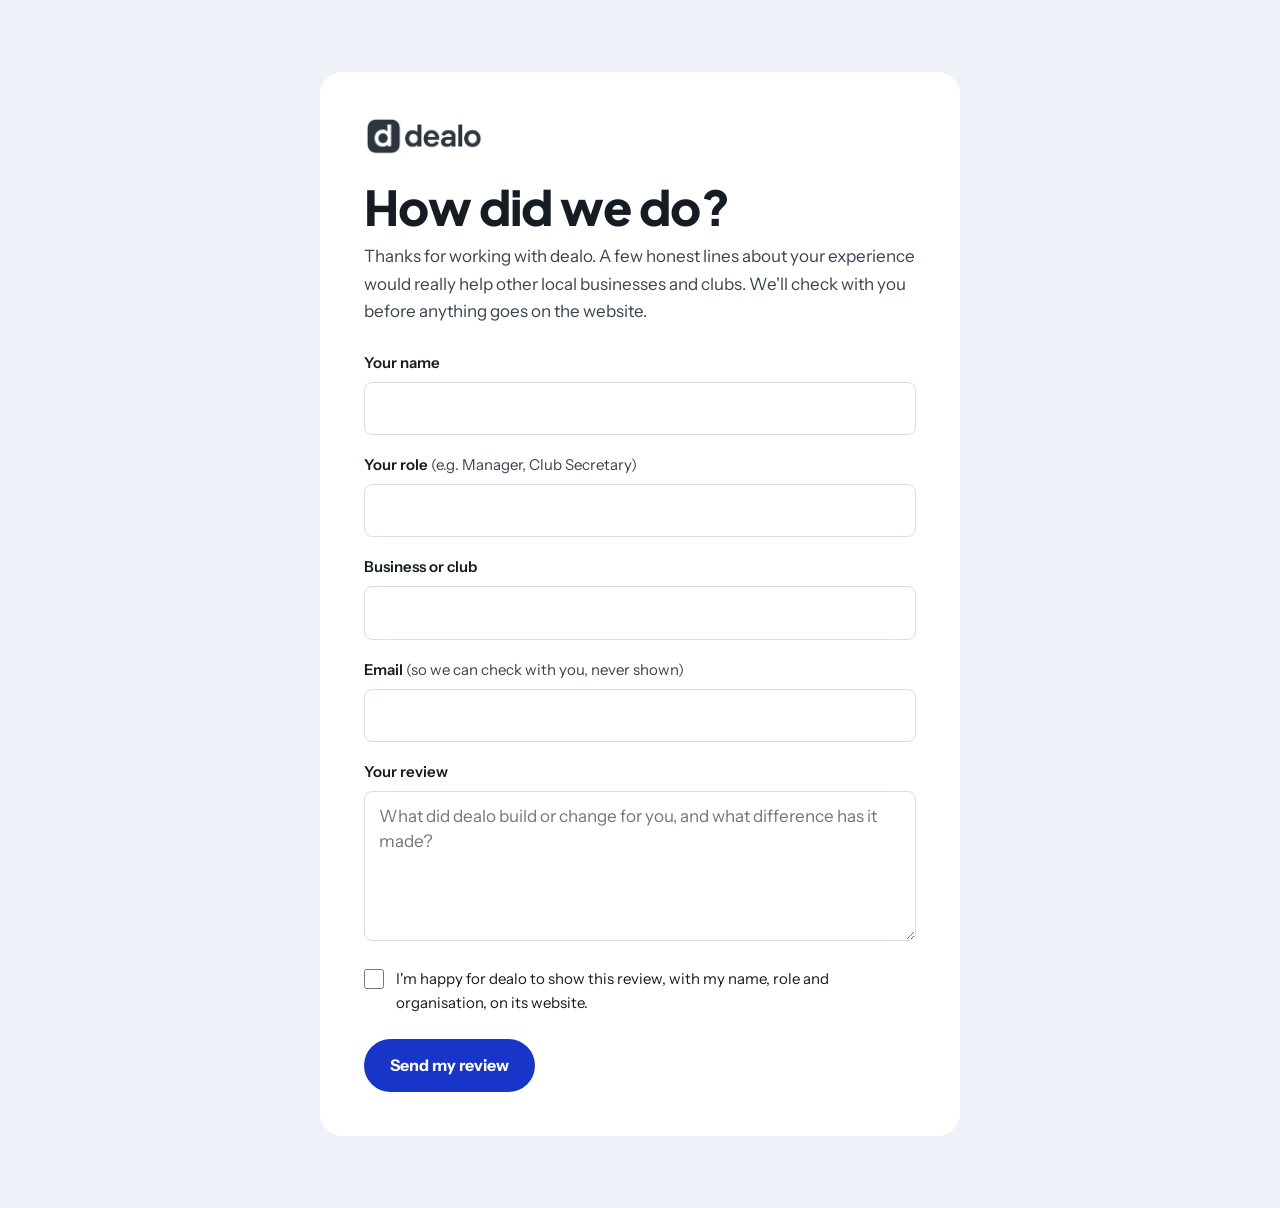
<file: review.html>
<!DOCTYPE html>
<html lang="en">
<head>
<meta charset="UTF-8">
<meta name="viewport" content="width=device-width, initial-scale=1.0">
<!-- Private page: only shared by link with clients. Not linked from the site. -->
<meta name="robots" content="noindex, nofollow">
<title>Leave a review | dealo</title>
<link rel="icon" type="image/png" sizes="32x32" href="icons/favicon-32.png">
<link rel="apple-touch-icon" href="icons/apple-touch-icon.png">
<link rel="manifest" href="site.webmanifest">
<meta name="apple-mobile-web-app-title" content="dealo">
<link rel="preconnect" href="https://fonts.googleapis.com">
<link rel="preconnect" href="https://fonts.gstatic.com" crossorigin>
<link href="https://fonts.googleapis.com/css2?family=Plus+Jakarta+Sans:wght@500;700;800&family=Instrument+Sans:wght@400;500;600;700&display=swap" rel="stylesheet">
<link rel="stylesheet" href="site.css">
<style>
  .review-page { min-height: 100vh; background: var(--mist); padding: clamp(28px, 6vw, 72px) 0; }
  .review-card { max-width: 640px; margin: 0 auto; background: var(--white); border-radius: var(--r-lg); padding: clamp(24px, 4vw, 44px); }
  .review-card .logo { width: 120px; margin-bottom: 26px; }
  .review-card h1 { font-size: clamp(34px, 5vw, 48px); margin-bottom: 12px; }
  #reviewFormWrap > p { color: var(--ink-2); margin-bottom: 26px; }
  .field { margin-bottom: 18px; }
  .field label { display: block; font-weight: 600; font-size: 15px; margin-bottom: 7px; }
  .field .hint { font-weight: 400; color: var(--ink-2); }
  .field input, .field textarea { width: 100%; font: inherit; font-size: 17px; padding: 12px 14px; border: 1.5px solid var(--line); border-radius: var(--r-sm); color: var(--ink); background: var(--white); }
  .field textarea { min-height: 150px; resize: vertical; line-height: 1.5; }
  .field input:focus, .field textarea:focus { outline: none; border-color: var(--cobalt); box-shadow: 0 0 0 3px rgba(23,54,201,0.2); }
  .agree { display: flex; gap: 12px; align-items: flex-start; font-size: 15px; margin: 8px 0 24px; cursor: pointer; }
  .agree input { width: 20px; height: 20px; margin-top: 2px; accent-color: var(--cobalt); flex-shrink: 0; }
  .form-msg { margin-top: 16px; padding: 12px 14px; border-radius: var(--r-sm); font-weight: 600; }
  .form-msg.error { background: #FBEAEA; color: #8C0000; }
  .thanks h2 { font-size: 34px; margin-bottom: 10px; }
  .thanks p { color: var(--ink-2); }
</style>
</head>
<body>
<main class="review-page">
  <div class="wrap">
    <div class="review-card">
      <a href="index.html"><img class="logo" src="dealo-logo-full.png" alt="dealo home" width="120" height="38"></a>

      <div id="reviewFormWrap">
        <h1>How did we do?</h1>
        <p>Thanks for working with dealo. A few honest lines about your experience would really help other local businesses and clubs. We'll check with you before anything goes on the website.</p>

        <!-- Formspree form "dealo reviews" (Dean's account). Submissions are
             emailed to Dean; approved ones go into testimonials.json. -->
        <form id="reviewForm" action="https://formspree.io/f/xqppeveq" method="POST" novalidate>
          <input type="hidden" name="_subject" value="New dealo review">
          <div class="field">
            <label for="rvName">Your name</label>
            <input type="text" id="rvName" name="Name" autocomplete="name" required>
          </div>
          <div class="field">
            <label for="rvRole">Your role <span class="hint">(e.g. Manager, Club Secretary)</span></label>
            <input type="text" id="rvRole" name="Role" autocomplete="organization-title">
          </div>
          <div class="field">
            <label for="rvOrg">Business or club</label>
            <input type="text" id="rvOrg" name="Organisation" autocomplete="organization" required>
          </div>
          <div class="field">
            <label for="rvEmail">Email <span class="hint">(so we can check with you, never shown)</span></label>
            <input type="email" id="rvEmail" name="email" autocomplete="email" required>
          </div>
          <div class="field">
            <label for="rvText">Your review</label>
            <textarea id="rvText" name="Review" required placeholder="What did dealo build or change for you, and what difference has it made?"></textarea>
          </div>
          <label class="agree"><input type="checkbox" name="Permission to publish" value="Yes" required>
            <span>I'm happy for dealo to show this review, with my name, role and organisation, on its website.</span></label>
          <button type="submit" class="btn btn-cobalt">Send my review</button>
          <div class="form-msg error" id="reviewError" role="alert" hidden></div>
        </form>
      </div>

      <div class="thanks" id="reviewThanks" hidden tabindex="-1">
        <h2>Thank you</h2>
        <p>Your review has been sent to Dean. We'll be in touch before it goes live on the site.</p>
      </div>
    </div>
  </div>
</main>
<script>
  (function () {
    const form = document.getElementById("reviewForm");
    const err = document.getElementById("reviewError");
    form.addEventListener("submit", async (e) => {
      e.preventDefault();
      err.hidden = true;
      const missing = [...form.querySelectorAll("[required]")].find(el => el.type === "checkbox" ? !el.checked : !el.value.trim());
      if (missing) {
        err.textContent = missing.type === "checkbox" ? "Please tick the box so we can show your review." : "Please fill in " + (missing.labels[0].childNodes[0].textContent.trim().toLowerCase()) + ".";
        err.hidden = false;
        missing.focus();
        return;
      }
      const btn = form.querySelector("button[type=submit]");
      btn.disabled = true; btn.textContent = "Sending…";
      try {
        const res = await fetch(form.action, { method: "POST", headers: { Accept: "application/json" }, body: new FormData(form) });
        if (!res.ok) throw new Error();
        document.getElementById("reviewFormWrap").hidden = true;
        const thanks = document.getElementById("reviewThanks");
        thanks.hidden = false; thanks.focus();
      } catch (_) {
        err.textContent = "Your review didn't send. Please try again, or email it to dealo.hello@gmail.com.";
        err.hidden = false;
        btn.disabled = false; btn.textContent = "Send my review";
      }
    });
  })();
</script>
</body>
</html>
</file>
<file: site.css>
/* ==========================================================================
   dealo — site styles (index.html, football.html, review.html)
   Palette: Staffordshire cobalt (the blue-and-white pottery) on white,
   with ink for dark bands. Glaze yellow is kept for the £0 offer only.
   Each service has its own panel colour (as on the Northwood site).
   ========================================================================== */
:root {
  --cobalt: #1736C9;
  --cobalt-dk: #0F2591;
  --cobalt-lt: #E6EBFB;
  --ink: #161C24;
  --ink-2: #3A4350;
  --mist: #EEF1F8;
  --white: #FFFFFF;
  --line: #D9DEEA;
  --glaze: #FFD23F;
  --emerald: #08694A;
  --emerald-dk: #054B35;
  --violet: #5B2BC4;
  --violet-dk: #431F93;

  --f-display: "Plus Jakarta Sans", system-ui, -apple-system, "Segoe UI", sans-serif;
  --f-body: "Instrument Sans", system-ui, -apple-system, "Segoe UI", sans-serif;

  --wrap: 1200px;
  --gutter: clamp(16px, 4vw, 40px);
  --r-lg: 22px;
  --r-md: 14px;
  --r-sm: 8px;
}

*, *::before, *::after { box-sizing: border-box; margin: 0; padding: 0; }
html { scroll-behavior: smooth; scroll-padding-top: 84px; -webkit-text-size-adjust: 100%; }
@media (prefers-reduced-motion: reduce) { html { scroll-behavior: auto; } }
body { font-family: var(--f-body); font-size: 17px; line-height: 1.6; color: var(--ink); background: var(--white); -webkit-font-smoothing: antialiased; }
img { display: block; max-width: 100%; height: auto; }
a { color: inherit; }
ul, ol { list-style: none; }
h1, h2, h3 { font-family: var(--f-display); line-height: 1.04; letter-spacing: -0.02em; font-weight: 800; }
:focus-visible { outline: 3px solid var(--cobalt); outline-offset: 3px; border-radius: 4px; }
.skip-link { position: absolute; left: 12px; top: -60px; z-index: 300; background: var(--ink); color: var(--white); padding: 10px 14px; border-radius: var(--r-sm); text-decoration: none; font-weight: 600; }
.skip-link:focus { top: 12px; }

.wrap { max-width: var(--wrap); margin: 0 auto; padding: 0 var(--gutter); }

/* ── Buttons ─────────────────────────────────────────────── */
.btn { display: inline-flex; align-items: center; justify-content: center; gap: 8px; font-family: var(--f-body); font-weight: 700; font-size: 16px; line-height: 1.2; padding: 15px 24px; border-radius: 999px; text-decoration: none; border: 2px solid transparent; cursor: pointer; transition: background 0.2s, color 0.2s, border-color 0.2s, transform 0.2s; }
.btn:hover { transform: translateY(-1px); }
.btn-small { padding: 10px 18px; font-size: 15px; }
.btn-cobalt { background: var(--cobalt); color: var(--white); }
.btn-cobalt:hover { background: var(--cobalt-dk); }
.btn-outline { border-color: var(--ink); color: var(--ink); background: transparent; }
.btn-outline:hover { background: var(--ink); color: var(--white); }
.btn-light { background: var(--white); color: var(--ink); }
.btn-light:hover { background: var(--mist); }
.btn-glaze { background: var(--glaze); color: var(--ink); }
.btn-glaze:hover { background: #FFE07A; }
@media (prefers-reduced-motion: reduce) { .btn:hover { transform: none; } }

/* ── Nav ─────────────────────────────────────────────────── */
.site-nav { position: sticky; top: 0; z-index: 100; background: rgba(255,255,255,0.94); backdrop-filter: saturate(160%) blur(10px); border-bottom: 1px solid transparent; transition: border-color 0.2s; }
.site-nav.is-scrolled { border-bottom-color: var(--line); }
.nav-inner { max-width: var(--wrap); margin: 0 auto; padding: 14px var(--gutter); display: flex; align-items: center; justify-content: space-between; gap: 20px; }
.nav-logo img { width: 132px; height: auto; }
.nav-links { display: flex; align-items: center; gap: 28px; }
.nav-links a:not(.btn) { text-decoration: none; font-weight: 600; font-size: 15px; color: var(--ink-2); }
.nav-links a:not(.btn):hover { color: var(--cobalt); }
.nav-burger { display: none; width: 44px; height: 44px; border: 0; background: none; cursor: pointer; flex-direction: column; justify-content: center; align-items: center; gap: 5px; border-radius: var(--r-sm); }
.nav-burger span { display: block; width: 22px; height: 2px; background: var(--ink); border-radius: 2px; transition: transform 0.2s, opacity 0.2s; }
.nav-burger[aria-expanded="true"] span:nth-child(1) { transform: translateY(7px) rotate(45deg); }
.nav-burger[aria-expanded="true"] span:nth-child(2) { opacity: 0; }
.nav-burger[aria-expanded="true"] span:nth-child(3) { transform: translateY(-7px) rotate(-45deg); }
@media (max-width: 900px) {
  .nav-burger { display: flex; }
  .site-nav nav { position: absolute; left: 0; right: 0; top: 100%; background: var(--white); border-bottom: 1px solid var(--line); display: none; }
  .site-nav nav.is-open { display: block; }
  .nav-links { flex-direction: column; align-items: stretch; gap: 0; padding: 8px var(--gutter) 20px; }
  .nav-links a:not(.btn) { display: block; padding: 14px 0; font-size: 17px; border-bottom: 1px solid var(--mist); }
  .nav-cta-item { padding-top: 14px; }
  .nav-cta-item .btn { width: 100%; padding: 14px; font-size: 16px; }
}

/* ── Hero ────────────────────────────────────────────────── */
.hero { padding: clamp(40px, 7vw, 96px) 0 clamp(64px, 8vw, 120px); overflow: hidden; background:
  radial-gradient(ellipse 60% 55% at 85% 45%, var(--cobalt-lt) 0%, rgba(230,235,251,0) 70%), var(--white); }
.hero-grid { display: grid; grid-template-columns: minmax(0, 1fr) minmax(0, 1.05fr); gap: clamp(32px, 5vw, 72px); align-items: center; }
.hero h1 { font-size: clamp(42px, 5.4vw, 74px); color: var(--ink); max-width: 13ch; }
.hero-lead { font-size: clamp(18px, 1.6vw, 20px); color: var(--ink-2); margin-top: 22px; max-width: 34em; }
.hero-offer { margin-top: 22px; font-size: 18px; color: var(--ink); max-width: 30em; }
.offer-zero { display: inline-block; font-family: var(--f-display); font-weight: 800; font-size: 1.5em; line-height: 1; background: var(--glaze); padding: 2px 10px 4px; border-radius: 10px; transform: rotate(-3deg); margin-right: 4px; }
.hero-actions { display: flex; flex-wrap: wrap; gap: 12px; margin-top: 30px; }
.hero-clients { display: flex; align-items: center; flex-wrap: wrap; gap: 14px 22px; margin-top: 36px; font-size: 14px; color: var(--ink-2); }
.hero-clients img { width: auto; height: 38px; }
.hero-clients a:first-of-type img { height: 30px; }
.hero-clients a, .hero-clients .client-logo { display: inline-flex; }

/* Fanned stack of real client screens */
.hero-stack { position: relative; aspect-ratio: 16 / 12.5; }
.device { position: absolute; margin: 0; background: var(--white); box-shadow: 0 30px 60px -20px rgba(22,28,36,0.35), 0 8px 18px -8px rgba(22,28,36,0.2); overflow: hidden; }
.device img { width: 100%; height: 100%; object-fit: cover; object-position: top center; }
.browser { border-radius: 12px; border: 1px solid rgba(22,28,36,0.08); }
.browser-bar { display: flex; align-items: center; gap: 6px; height: 30px; padding: 0 12px; background: #F3F4F7; border-bottom: 1px solid var(--line); }
.browser-bar i { width: 9px; height: 9px; border-radius: 50%; background: #D3D7E0; }
.browser-bar span { margin-left: 10px; font-size: 11px; color: #6B7280; background: var(--white); border-radius: 6px; padding: 2px 10px; }
.browser img { height: calc(100% - 30px); }
.stack-back { width: 78%; aspect-ratio: 16 / 10.6; top: 0; right: 0; transform: rotate(3deg); }
.stack-front { width: 84%; aspect-ratio: 16 / 10.6; bottom: 6%; left: 0; transform: rotate(-2deg); }
.phone { width: 25%; aspect-ratio: 9 / 19.5; right: 2%; bottom: 0; border-radius: 26px; border: 6px solid var(--ink); transform: rotate(4deg); }
/* The one orchestrated moment: the screens settle into place on load */
@media (prefers-reduced-motion: no-preference) {
  .stack-back { animation: settle-back 0.9s cubic-bezier(.2,.8,.2,1) both; }
  .stack-front { animation: settle-front 0.9s 0.12s cubic-bezier(.2,.8,.2,1) both; }
  .phone { animation: settle-phone 0.9s 0.24s cubic-bezier(.2,.8,.2,1) both; }
  @keyframes settle-back { from { opacity: 0; transform: rotate(8deg) translateY(30px); } }
  @keyframes settle-front { from { opacity: 0; transform: rotate(-7deg) translateY(40px); } }
  @keyframes settle-phone { from { opacity: 0; transform: rotate(12deg) translateY(60px); } }
}
@media (max-width: 900px) {
  .hero-grid { grid-template-columns: 1fr; }
  .hero h1 { max-width: 14ch; }
  .hero-stack { max-width: 560px; width: 100%; margin: 8px auto 0; }
}

/* ── Home hero: compact swipeable banners (bet365 style) ── */
.hero-cards { padding: clamp(14px, 2.5vw, 32px) 0 clamp(28px, 4vw, 48px); background: var(--white); --rail-pad: max(var(--gutter), calc((100vw - var(--wrap)) / 2 + var(--gutter))); }
.hero-rail { display: flex; gap: 12px; overflow-x: auto; scroll-snap-type: x mandatory; scroll-padding-inline: var(--rail-pad); padding: 4px var(--rail-pad) 8px; scrollbar-width: none; overscroll-behavior-x: contain; -webkit-overflow-scrolling: touch; }
.hero-rail::-webkit-scrollbar { display: none; }
.hero-rail::after { content: ""; flex: 0 0 1px; }
.hcard { flex: 0 0 min(calc(100vw - 2 * var(--gutter) - 44px), 580px); height: clamp(176px, 22vw, 270px); scroll-snap-align: start; position: relative; overflow: hidden; display: grid; grid-template-columns: 60% 40%; border-radius: 18px; color: var(--white); text-decoration: none; box-shadow: inset 0 0 0 1px rgba(255,255,255,0.12); }
.hcard-ink { background: var(--ink); }
.hcard-cobalt { background: var(--cobalt); }
.hcard-emerald { background: var(--emerald); }
.hcard-violet { background: var(--violet); }
.hcard-glaze { background: var(--glaze); color: var(--ink); box-shadow: none; }
.hcard-copy { position: relative; z-index: 2; display: flex; flex-direction: column; justify-content: center; padding: 0 0 0 clamp(18px, 2.6vw, 34px); }
.hcard-kicker { font-family: var(--f-display); font-weight: 800; font-size: clamp(12px, 1.1vw, 14px); letter-spacing: 0.08em; text-transform: uppercase; color: var(--glaze); margin-bottom: 6px; }
.hcard-kicker-brand { text-transform: none; letter-spacing: -0.01em; font-size: clamp(15px, 1.4vw, 18px); }
.hcard-glaze .hcard-kicker { color: var(--cobalt); }
.hcard .hcard-title { font-size: clamp(21px, 2.5vw, 33px); line-height: 1.04; letter-spacing: -0.025em; color: inherit; }
.hcard-link { margin-top: 10px; font-family: var(--f-display); font-weight: 800; font-size: clamp(13px, 1.1vw, 15px); color: var(--glaze); }
.hcard-glaze .hcard-link { color: var(--cobalt); }
.hcard:hover .hcard-link span { display: inline-block; transform: translateX(3px); transition: transform 0.2s; }

.hcard-media { position: relative; }
.hshot { position: absolute; margin: 0; left: 8%; top: 20%; width: 210%; aspect-ratio: 16 / 10.6; background: var(--white); border-radius: 10px; overflow: hidden; transform: rotate(-4deg); box-shadow: 0 20px 40px -14px rgba(0,0,0,0.55); }
.hshot .browser-bar { height: 20px; padding: 0 8px; gap: 4px; }
.hshot .browser-bar i { width: 6px; height: 6px; }
.hshot .browser-bar span { font-size: 9px; padding: 1px 6px; margin-left: 6px; }
.hshot img { display: block; width: 100%; height: calc(100% - 20px); object-fit: cover; object-position: top center; }
.hphone { position: absolute; margin: 0; left: 46%; top: 30%; width: 34%; aspect-ratio: 9 / 19.5; border-radius: 14px; border: 4px solid #000; overflow: hidden; background: var(--white); transform: rotate(6deg); box-shadow: 0 16px 30px -10px rgba(0,0,0,0.6); }
.hphone img { width: 100%; height: 100%; object-fit: cover; object-position: top center; }
.hsticker { position: absolute; top: 50%; left: 50%; transform: translate(-54%, -50%) rotate(-6deg); display: flex; flex-direction: column; align-items: center; font-family: var(--f-display); font-weight: 800; font-size: clamp(38px, 5vw, 66px); line-height: 0.95; letter-spacing: -0.04em; white-space: nowrap; background: var(--white); color: var(--violet); padding: 10px 16px 12px; border-radius: 16px; box-shadow: 0 18px 36px -14px rgba(0,0,0,0.5); }
.hsticker small { font-size: clamp(11px, 1vw, 14px); letter-spacing: 0; margin-top: 4px; color: var(--ink); }
.hcard-glaze .hsticker { background: var(--cobalt); color: var(--white); }
.hcard-glaze .hsticker small { color: var(--glaze); }

.hero-controls { display: flex; align-items: center; justify-content: space-between; gap: 16px; margin-top: 12px; }
.hero-dots { display: flex; gap: 7px; }
.hero-dot { width: 8px; height: 8px; padding: 0; border: 0; border-radius: 999px; background: var(--line); cursor: pointer; transition: width 0.25s, background 0.25s; }
.hero-dot[aria-selected="true"] { width: 22px; background: var(--cobalt); }
.hero-arrows { display: flex; gap: 8px; }
.hero-arrow { width: 40px; height: 40px; border-radius: 50%; border: 2px solid var(--ink); background: var(--white); color: var(--ink); font-size: 17px; cursor: pointer; transition: background 0.2s, color 0.2s, opacity 0.2s; }
.hero-arrow:hover:not(:disabled) { background: var(--ink); color: var(--white); }
.hero-arrow:disabled { opacity: 0.3; cursor: default; }
.hero-cards .hero-clients { margin-top: 22px; }
@media (max-width: 760px) {
  .hero-arrows { display: none; }
  .hphone { left: 40%; top: 34%; width: 44%; }
}
@media (prefers-reduced-motion: reduce) { .hero-dot, .hcard:hover .hcard-link span { transition: none; } }

/* ── Section heads ───────────────────────────────────────── */
.section-head { max-width: 640px; margin-bottom: clamp(28px, 4vw, 48px); }
.section-head h2 { font-size: clamp(34px, 4.4vw, 56px); }
.section-head p { margin-top: 14px; font-size: 18px; color: var(--ink-2); }

/* ── Service panels (Northwood "work with us" style) ─────── */
.services { padding: clamp(64px, 9vw, 120px) 0; background: var(--mist); }
.panel { border-radius: var(--r-lg); overflow: hidden; color: var(--white); display: flex; flex-direction: column; }
.panel-cobalt { background: var(--cobalt); }
.panel-emerald { background: var(--emerald); }
.panel-violet { background: var(--violet); }
.panel-copy { padding: clamp(26px, 3.4vw, 44px); display: flex; flex-direction: column; align-items: flex-start; gap: 16px; flex: 1; }
.panel-copy h3 { font-size: clamp(28px, 3vw, 40px); max-width: 18ch; }
.panel-copy p { font-size: 17px; color: rgba(255,255,255,0.9); max-width: 36em; }
.panel-copy .btn { margin-top: auto; }
.panel-proof { border-left: 3px solid rgba(255,255,255,0.55); padding-left: 14px; font-size: 15px !important; }
.chips { display: flex; flex-wrap: wrap; gap: 8px; margin: 2px 0 8px; }
.chips li { font-size: 14px; font-weight: 600; padding: 6px 13px; border-radius: 999px; background: rgba(255,255,255,0.14); border: 1px solid rgba(255,255,255,0.28); }

.panel-wide { display: grid; grid-template-columns: minmax(0, 0.9fr) minmax(0, 1.1fr); }
.panel-wide .panel-copy { justify-content: center; }
.panel-wide .panel-copy .btn { margin-top: 10px; }
.collage { display: grid; grid-template-columns: repeat(3, 1fr); grid-template-rows: 1fr auto; gap: 10px; padding: clamp(18px, 2.4vw, 28px); padding-left: 0; }
.collage img { width: 100%; aspect-ratio: 16 / 10; object-fit: cover; object-position: top; border-radius: 10px; box-shadow: 0 10px 24px -10px rgba(0,0,0,0.45); }
.collage-main { grid-column: 1 / -1; aspect-ratio: 16 / 9 !important; }

.panel-pair { display: grid; grid-template-columns: 1fr 1fr; gap: clamp(16px, 2vw, 24px); margin-top: clamp(16px, 2vw, 24px); }
.panel-pair .panel-media { padding: clamp(18px, 2.4vw, 28px) clamp(18px, 2.4vw, 28px) 0; }
.panel-pair .panel-media > img { border-radius: 10px 10px 0 0; aspect-ratio: 16 / 9.6; object-fit: cover; object-position: top left; box-shadow: 0 -2px 30px -12px rgba(0,0,0,0.45); }

/* AI review illustration: a findings card instead of a screenshot */
.ai-report { display: flex; align-items: flex-end; }
.ai-report-card { width: 100%; background: var(--white); color: var(--ink); border-radius: 12px 12px 0 0; padding: 20px 22px 22px; box-shadow: 0 -2px 30px -12px rgba(0,0,0,0.45); }
.ai-report-title { font-weight: 700; font-size: 15px; color: var(--violet-dk); margin-bottom: 8px; }
.ai-report-card li { display: flex; justify-content: space-between; gap: 12px; padding: 10px 0; border-bottom: 1px solid var(--mist); font-size: 15px; }
.ai-report-card li b { white-space: nowrap; color: var(--violet-dk); }
.ai-report-total { margin-top: 12px; font-size: 15px; display: flex; justify-content: space-between; }
.ai-report-total b { font-family: var(--f-display); font-size: 22px; line-height: 1; background: #EDE6FB; color: var(--violet-dk); padding: 4px 10px; border-radius: 8px; }

@media (max-width: 960px) {
  .panel-wide { grid-template-columns: 1fr; }
  .collage { padding: 0 clamp(18px, 4vw, 28px) clamp(18px, 4vw, 28px); }
  .panel-pair { grid-template-columns: 1fr; }

  /* Stacked cards on phones/tablets: each card pins once you've scrolled
     to its bottom, the next slides over it, and after the third the page
     carries on. site.js adds .is-stacked and sets each card's --stack-top. */
  .services.is-stacked .panel-pair { display: contents; }
  .services.is-stacked .panel { position: sticky; top: var(--stack-top, 85px); transform-origin: 50% 0; }
  .services.is-stacked #systems, .services.is-stacked #ai { margin-top: 20px; }
  .services.is-stacked .panel::after { content: ""; position: absolute; inset: 0; border-radius: inherit; background: #0B0F19; opacity: var(--stack-dim, 0); pointer-events: none; }
}

/* ── Pricing ─────────────────────────────────────────────── */
.pricing { background: var(--ink); color: var(--white); padding: clamp(64px, 9vw, 120px) 0; }
.pricing-grid { display: grid; grid-template-columns: minmax(0, 1.15fr) minmax(0, 0.85fr); gap: clamp(32px, 5vw, 72px); align-items: center; }
.pricing h2 { font-size: clamp(42px, 5.6vw, 76px); max-width: 12ch; }
.price-zero { display: inline-block; color: var(--ink); background: var(--glaze); padding: 0 0.16em 0.04em; border-radius: 0.14em; transform: rotate(-3deg); margin-right: 0.08em; }
.pricing-then { margin-top: 24px; font-size: clamp(19px, 1.8vw, 22px); max-width: 26em; }
.pricing-then strong { color: var(--glaze); }
.pricing-small { margin-top: 16px; font-size: 15px; color: rgba(255,255,255,0.72); max-width: 34em; }
.pricing-card { background: var(--white); color: var(--ink); border-radius: var(--r-lg); padding: clamp(26px, 3vw, 36px); }
.pricing-card h3 { font-size: 26px; margin-bottom: 16px; }
.ticks li { position: relative; padding: 9px 0 9px 34px; border-bottom: 1px solid var(--mist); font-size: 16px; }
.ticks li::before { content: ""; position: absolute; left: 0; top: 11px; width: 22px; height: 22px; border-radius: 50%; background: var(--cobalt) url("data:image/svg+xml,%3Csvg xmlns='http://www.w3.org/2000/svg' viewBox='0 0 24 24' fill='none' stroke='white' stroke-width='3.2' stroke-linecap='round' stroke-linejoin='round'%3E%3Cpath d='M6 12.5l4 4 8-9'/%3E%3C/svg%3E") center / 14px no-repeat; }
.pricing-card .btn { width: 100%; margin-top: 22px; }
@media (max-width: 900px) { .pricing-grid { grid-template-columns: 1fr; } }

/* ── Testimonials ────────────────────────────────────────── */
.testimonials { padding: clamp(64px, 9vw, 120px) 0; }
.quotes { display: grid; grid-template-columns: repeat(auto-fit, minmax(300px, 1fr)); gap: 24px; }
.quote { background: var(--mist); border-radius: var(--r-lg); padding: clamp(24px, 3vw, 36px); display: flex; flex-direction: column; gap: 20px; }
.quote blockquote { font-family: var(--f-display); font-weight: 500; font-size: clamp(20px, 2vw, 24px); line-height: 1.3; letter-spacing: -0.01em; }
.quote figcaption { display: flex; align-items: center; gap: 14px; margin-top: auto; font-size: 15px; color: var(--ink-2); }
.quote figcaption img { width: auto; height: 40px; }
.quote figcaption b { display: block; color: var(--ink); }

/* ── Steps ───────────────────────────────────────────────── */
.steps { padding: clamp(64px, 9vw, 120px) 0; }
.step-list { display: grid; grid-template-columns: repeat(3, 1fr); gap: clamp(20px, 3vw, 40px); counter-reset: step; }
.step-list li { counter-increment: step; border-top: 3px solid var(--cobalt); padding-top: 18px; }
.step-list li::before { content: counter(step); display: block; font-family: var(--f-display); font-weight: 800; font-size: 56px; line-height: 1; color: var(--cobalt); margin-bottom: 12px; }
.step-list h3 { font-size: 26px; margin-bottom: 8px; }
.step-list p { color: var(--ink-2); }
@media (max-width: 760px) { .step-list { grid-template-columns: 1fr; } }

/* ── About ───────────────────────────────────────────────── */
.about { padding: clamp(64px, 9vw, 120px) 0; background: var(--mist); }
.about-grid { display: grid; grid-template-columns: minmax(0, 1.1fr) minmax(0, 0.9fr); gap: clamp(32px, 5vw, 72px); align-items: start; }
.about h2 { font-size: clamp(34px, 4.4vw, 56px); margin-bottom: 18px; }
.about p { color: var(--ink-2); max-width: 36em; }
.about p + p { margin-top: 14px; }
.about-facts { display: grid; gap: 14px; }
.about-facts > div { background: var(--white); border-radius: var(--r-md); padding: 18px 22px; border-left: 5px solid var(--cobalt); }
.about-facts dt { font-family: var(--f-display); font-weight: 800; font-size: 28px; line-height: 1.1; }
.about-facts dd { color: var(--ink-2); font-size: 15px; }
@media (max-width: 860px) { .about-grid { grid-template-columns: 1fr; } }

/* ── Calculator ──────────────────────────────────────────── */
.calc { padding: clamp(64px, 9vw, 120px) 0; }
.calc-grid { display: grid; grid-template-columns: minmax(0, 1fr) minmax(0, 1fr); gap: clamp(20px, 3vw, 32px); align-items: stretch; }
.calc-form { display: flex; flex-direction: column; gap: 18px; align-items: flex-start; }
.calc-field { border: 0; width: 100%; }
.calc-field legend, .calc-field label { display: block; font-weight: 600; font-size: 15px; margin-bottom: 8px; }
.calc-field input { width: 100%; font: inherit; font-size: 17px; padding: 12px 14px; border: 1.5px solid var(--line); border-radius: var(--r-sm); background: var(--white); color: var(--ink); }
.calc-field input:focus { outline: none; border-color: var(--cobalt); box-shadow: 0 0 0 3px rgba(23,54,201,0.2); }
.calc-toggle { display: inline-flex; border: 1.5px solid var(--line); border-radius: 999px; padding: 4px; gap: 4px; }
.calc-toggle-btn { font: inherit; font-weight: 600; font-size: 15px; padding: 8px 22px; border-radius: 999px; border: 0; background: none; color: var(--ink); cursor: pointer; }
.calc-toggle-btn.is-active { background: var(--ink); color: var(--white); }
.calc-result { background: var(--cobalt); color: var(--white); border-radius: var(--r-lg); padding: clamp(24px, 3vw, 40px); display: flex; flex-direction: column; justify-content: center; }
.calc-placeholder { font-size: 18px; }
.calc-placeholder.is-hidden { display: none; }
.calc-output { display: none; }
.calc-output.is-visible { display: block; }
.calc-total-label { font-weight: 600; color: rgba(255,255,255,0.85); }
.calc-total { font-family: var(--f-display); font-weight: 800; font-size: clamp(52px, 6vw, 80px); line-height: 1; margin: 6px 0 18px; }
.calc-rows > div { display: flex; justify-content: space-between; padding: 10px 0; border-top: 1px solid rgba(255,255,255,0.22); }
.calc-rows dd { font-weight: 700; }
.calc-note { display: none; margin-top: 14px; font-size: 15px; background: rgba(255,255,255,0.12); padding: 10px 14px; border-radius: var(--r-sm); }
.calc-note.is-visible { display: block; }
.calc-disclaimer { margin-top: 20px; font-size: 13px; color: rgba(255,255,255,0.78); }
@media (max-width: 860px) { .calc-grid { grid-template-columns: 1fr; } }

/* ── Contact ─────────────────────────────────────────────── */
.contact { background: var(--cobalt); color: var(--white); padding: clamp(56px, 8vw, 100px) 0; }
.contact-grid { display: grid; grid-template-columns: minmax(0, 1fr) minmax(0, 1fr); gap: clamp(28px, 5vw, 64px); align-items: center; }
.contact h2 { font-size: clamp(40px, 5vw, 64px); margin-bottom: 14px; }
.contact p { font-size: 18px; color: rgba(255,255,255,0.9); max-width: 30em; }
.contact-actions { display: grid; gap: 12px; }
.contact-link { display: flex; align-items: baseline; justify-content: space-between; gap: 16px; background: var(--white); color: var(--ink); text-decoration: none; border-radius: var(--r-md); padding: 18px 22px; font-weight: 700; font-size: 18px; transition: transform 0.2s; overflow-wrap: anywhere; }
.contact-link span { font-family: var(--f-display); font-weight: 800; font-size: 22px; color: var(--cobalt); }
.contact-link:hover { transform: translateX(4px); }
.contact-link:focus-visible { outline-color: var(--glaze); }
@media (max-width: 860px) { .contact-grid { grid-template-columns: 1fr; } }
@media (prefers-reduced-motion: reduce) { .contact-link:hover { transform: none; } }

/* ── Footer ──────────────────────────────────────────────── */
.site-footer { background: var(--ink); color: rgba(255,255,255,0.78); padding: 56px 0 28px; font-size: 15px; }
.footer-grid { display: grid; grid-template-columns: 1.6fr 1fr 1fr 1fr; gap: 32px; }
.footer-logo { background: var(--white); border-radius: 10px; padding: 8px 12px; width: 150px; margin-bottom: 14px; }
.footer-head { font-family: var(--f-display); font-size: 18px; color: var(--white); margin-bottom: 10px; }
.site-footer a { display: block; text-decoration: none; padding: 4px 0; }
.site-footer a:hover { color: var(--white); text-decoration: underline; }
.site-footer :focus-visible { outline-color: var(--glaze); }
.footer-bottom { margin-top: 36px; padding-top: 20px; border-top: 1px solid rgba(255,255,255,0.12); font-size: 14px; }
@media (max-width: 760px) { .footer-grid { grid-template-columns: 1fr 1fr; } .footer-grid > div:first-child { grid-column: 1 / -1; } }
</file>
<file: flip.css>
/* ==========================================================================
   Flip test: "Three ways" cards fold over like Flipboard on smaller screens.
   flip.js adds .is-flip to the section; without it (desktop, reduced
   motion, no JS) the section is the normal layout from site.css.
   ========================================================================== */
/* The fold's card copies and dots only exist for the phone flip; never show them otherwise */
.flip-meta, .flip-layer { display: none; }

@media (max-width: 960px) {
  /* Trims so each card fits on one screen */
  .flip-services.is-flip .chips,
  .flip-services.is-flip .collage img:not(.collage-main),
  .flip-services.is-flip .ai-report-card ul { display: none; }

  .flip-services.is-flip .flip-scroller { position: relative; }
  .flip-services.is-flip .flip-stage { position: sticky; top: var(--flip-top, 85px); height: var(--flip-h, 600px); }
  .flip-services.is-flip .panel-pair { display: contents; }

  /* Every card fills the stage; the picture gives up space first */
  .flip-services.is-flip .panel { position: absolute; inset: 0; margin: 0; height: 100%; display: flex; flex-direction: column; visibility: hidden; }
  .flip-services.is-flip .panel.is-current { visibility: visible; }
  .flip-services.is-flip .panel-copy { flex: 0 0 auto; }
  .flip-services.is-flip .panel-copy .btn { margin-top: 4px; }
  .flip-services.is-flip .panel-media { flex: 1 1 auto; min-height: 0; overflow: hidden; }
  .flip-services.is-flip .collage { display: block; padding-top: 0; }
  .flip-services.is-flip .collage-main { height: 100%; aspect-ratio: auto !important; object-fit: cover; object-position: top; }
  .flip-services.is-flip .panel-pair .panel-media > img { height: 100%; aspect-ratio: auto; }
  .flip-services.is-flip .ai-report { align-items: flex-start; }
  .flip-services.is-flip .ai-report-total { margin-top: 4px; }
  .flip-services.is-flip .ai-report-card { border-radius: 12px; }

  /* The fold: four half-card slots */
  /* Folds stay built and painted; only the one in use is visible */
  .flip-services.is-flip .flip-layer { display: block; position: absolute; inset: 0; perspective: 1800px; pointer-events: none; visibility: hidden; }
  .flip-services.is-flip .flip-layer.is-on { visibility: visible; }
  .flip-half { position: absolute; left: 0; right: 0; height: 50%; overflow: hidden; }
  .flip-services.is-flip .flip-half .panel { position: absolute !important; left: 0; right: 0; height: var(--flip-h) !important; visibility: inherit !important; }
  .flip-top, .flip-back { border-radius: var(--r-lg) var(--r-lg) 0 0; }
  .flip-bottom, .flip-front { border-radius: 0 0 var(--r-lg) var(--r-lg); }
  .flip-top { top: 0; }
  .flip-bottom { top: 50%; }
  .flip-services.is-flip .flip-top .panel, .flip-services.is-flip .flip-back .panel { top: 0; bottom: auto; }
  .flip-services.is-flip .flip-bottom .panel, .flip-services.is-flip .flip-front .panel { bottom: auto; top: calc(var(--flip-h) / -2); }
  .flip-flap { position: absolute; left: 0; right: 0; top: 50%; height: 50%; transform-origin: 50% 0; transform-style: preserve-3d; will-change: transform; }
  .flip-half { transform: translateZ(0); }
  .flip-flap .flip-half { top: 0; height: 100%; backface-visibility: hidden; -webkit-backface-visibility: hidden; }
  .flip-flap .flip-back { transform: rotateX(180deg); }
  .flip-shade { position: absolute; inset: 0; background: #000; opacity: 0; pointer-events: none; border-radius: inherit; }

  /* Progress dots and hint under the stage */
  .flip-services.is-flip .flip-meta { position: absolute; left: 0; right: 0; bottom: calc(-1 * var(--flip-meta, 30px)); height: var(--flip-meta, 30px); display: flex; align-items: center; justify-content: space-between; font-size: 14px; font-weight: 600; color: var(--ink-2); }
  .flip-dots { display: flex; gap: 6px; }
  .flip-dots span { width: 8px; height: 8px; border-radius: 99px; background: var(--line); transition: width 0.25s, background 0.25s; }
  .flip-dots span.is-on { width: 22px; background: var(--cobalt); }
  .flip-hint { transition: opacity 0.3s; }
}
</file>
<file: steps.css>
/* ==========================================================================
   "How it works": a timeline that draws itself as you scroll, and a phone
   in step 2 that assembles a made-up client site. steps.js adds .is-live;
   without it (no JS, reduced motion) everything shows finished.
   ========================================================================== */

/* ── The phone (finished state is the default) ───────────── */
.build-phone { --bp-brand: #7A1F2B; --bp-cream: #FBF4EA; width: 220px; margin-top: 26px; }
.bp-screen { position: relative; height: 400px; border: 7px solid var(--ink); border-radius: 30px; background: var(--white); overflow: hidden; padding: 30px 10px 12px; display: flex; flex-direction: column; gap: 8px; box-shadow: 0 24px 50px -20px rgba(22,28,36,0.45); }
.bp-screen::before { content: ""; position: absolute; top: 7px; left: 50%; width: 60px; height: 14px; margin-left: -30px; border-radius: 99px; background: var(--ink); }
.bp-block { position: relative; flex: 0 0 auto; }
.bp-wire, .bp-real { border-radius: 8px; }
.bp-wire { position: absolute; inset: 0; background: #E4E8F0; display: flex; flex-direction: column; justify-content: center; gap: 6px; padding: 10px; opacity: 0; }
.bp-wire i { display: block; height: 7px; border-radius: 4px; background: #CDD3DF; }
.bp-wire i:nth-child(2) { width: 70%; }
.bp-wire i:nth-child(3) { width: 45%; }

.bp-nav .bp-real { height: 30px; display: flex; align-items: center; justify-content: space-between; padding: 0 10px; background: var(--bp-cream); font-family: var(--f-display); font-size: 13px; color: var(--bp-brand); }
.bp-burger { display: grid; gap: 3px; }
.bp-burger i { display: block; width: 14px; height: 2px; background: var(--bp-brand); border-radius: 2px; }
.bp-hero .bp-real { height: 112px; padding: 14px 12px; display: flex; flex-direction: column; justify-content: flex-end; gap: 4px; color: var(--white); background: linear-gradient(160deg, rgba(122,31,43,0.55), rgba(22,28,36,0.95)), repeating-linear-gradient(-45deg, #2A1015 0 10px, #3A161C 10px 20px); }
.bp-kicker { font-size: 9px; font-weight: 700; letter-spacing: 0.08em; text-transform: uppercase; color: #F2C9A9; }
.bp-h { font-family: var(--f-display); font-weight: 800; font-size: 19px; line-height: 1.05; }
.bp-text .bp-real { font-size: 11.5px; line-height: 1.4; color: var(--ink-2); padding: 2px 4px; }
.bp-btn .bp-real { height: 34px; display: flex; align-items: center; justify-content: center; border-radius: 99px; background: var(--bp-brand); color: var(--white); font-weight: 700; font-size: 12.5px; }
.bp-btn .bp-wire { border-radius: 99px; }
.bp-tiles .bp-real { display: grid; grid-template-columns: repeat(3, 1fr); gap: 6px; }
.bp-tiles .bp-real span { display: flex; flex-direction: column; gap: 2px; padding: 8px 6px; border-radius: 8px; background: var(--bp-cream); font-size: 9.5px; line-height: 1.2; color: var(--ink-2); }
.bp-tiles .bp-real b { font-family: var(--f-display); font-size: 14px; color: var(--bp-brand); }
.bp-tiles .bp-wire { flex-direction: row; align-items: stretch; padding: 0; gap: 6px; background: none; }
.bp-tiles .bp-wire i { flex: 1; height: auto; width: auto !important; border-radius: 8px; background: #E4E8F0; }

.bp-toast { position: absolute; left: 10px; right: 10px; bottom: 12px; display: flex; align-items: center; gap: 8px; padding: 9px 10px; border-radius: 12px; background: var(--ink); color: var(--white); font-size: 11.5px; font-weight: 600; box-shadow: 0 10px 24px -8px rgba(0,0,0,0.5); }
.bp-tick { display: grid; place-items: center; width: 18px; height: 18px; border-radius: 99px; background: #19A974; font-size: 10px; }

.bp-status { margin-top: 12px; text-align: center; font-size: 13px; font-weight: 700; }
.bp-status span { display: inline-flex; align-items: center; gap: 6px; }
.bp-draft { display: none !important; color: var(--ink-2); }
.bp-live { color: #0B7A52; }
.bp-live::before { content: ""; width: 8px; height: 8px; border-radius: 99px; background: #19A974; box-shadow: 0 0 0 4px rgba(25,169,116,0.18); }

/* ── Animated version (.is-live) ─────────────────────────── */
.steps-anim.is-live .step-list { position: relative; }
.steps-anim.is-live .step-list li { border-top-color: transparent; }
/* faint track + the drawn line */
.steps-anim.is-live .step-list::before,
.steps-anim.is-live .step-list::after { content: ""; position: absolute; left: 0; top: 0; width: 100%; height: 3px; border-radius: 3px; }
.steps-anim.is-live .step-list::before { background: var(--line); }
.steps-anim.is-live .step-list::after { background: var(--cobalt); transform-origin: 0 0; transform: scaleX(var(--steps-p, 0)); }

.steps-anim.is-live .step-list li::before { color: var(--line); transform: scale(0.85); transform-origin: 0 50%; transition: color 0.35s, transform 0.45s cubic-bezier(.34,1.56,.64,1); }
.steps-anim.is-live .step-list li h3,
.steps-anim.is-live .step-list li > p { opacity: 0.18; transform: translateY(14px); transition: opacity 0.5s, transform 0.5s cubic-bezier(.2,.7,.2,1); }
.steps-anim.is-live .step-list li > p { transition-delay: 0.08s; }
.steps-anim.is-live .step-list li.is-on::before { color: var(--cobalt); transform: scale(1); }
.steps-anim.is-live .step-list li.is-on h3,
.steps-anim.is-live .step-list li.is-on > p { opacity: 1; transform: none; }

/* phone pieces: wireframe first, then each piece snaps in */
.steps-anim.is-live .bp-wire { opacity: 1; transition: opacity 0.3s; }
.steps-anim.is-live .bp-real { opacity: 0; transform: scale(0.94); transition: opacity 0.35s, transform 0.45s cubic-bezier(.34,1.56,.64,1); }
.steps-anim.is-live .bp-block.is-built .bp-wire { opacity: 0; }
.steps-anim.is-live .bp-block.is-built .bp-real { opacity: 1; transform: none; }
.steps-anim.is-live .bp-toast { opacity: 0; transform: translateY(16px); transition: opacity 0.35s, transform 0.45s cubic-bezier(.34,1.56,.64,1); }
.steps-anim.is-live .build-phone.is-booked .bp-toast { opacity: 1; transform: none; }
.steps-anim.is-live .bp-draft { display: inline-flex !important; }
.steps-anim.is-live .bp-live { display: none; }
.steps-anim.is-live .build-phone.is-done .bp-draft { display: none !important; }
.steps-anim.is-live .build-phone.is-done .bp-live { display: inline-flex; }

/* ── Phones: vertical timeline with numbered dots ────────── */
@media (max-width: 760px) {
  .steps-anim .build-phone { margin-left: auto; margin-right: auto; width: 200px; }
  .steps-anim .bp-screen { height: 360px; }
  .steps-anim .bp-hero .bp-real { height: 96px; }
  .steps-anim.is-live .step-list { padding-left: 58px; gap: 40px; }
  .steps-anim.is-live .step-list li { border-top: 0; padding-top: 0; position: relative; }
  .steps-anim.is-live .step-list::before,
  .steps-anim.is-live .step-list::after { left: 20px; width: 3px; height: 100%; }
  .steps-anim.is-live .step-list::after { transform: scaleY(var(--steps-p, 0)); }
  .steps-anim.is-live .step-list li::before { position: absolute; z-index: 1; left: -58px; top: -6px; width: 44px; height: 44px; margin: 0; display: grid; place-items: center; font-size: 20px; border-radius: 99px; background: var(--white); border: 3px solid var(--line); transform-origin: 50% 50%; transition: color 0.35s, background 0.35s, border-color 0.35s, transform 0.45s cubic-bezier(.34,1.56,.64,1); }
  .steps-anim.is-live .step-list li.is-on::before { color: var(--white); background: var(--cobalt); border-color: var(--cobalt); }
  .steps-anim.is-live .build-phone { margin-left: -6px; }
}

/* ── Wide screens: the phone sits beside the three steps ─── */
@media (min-width: 1000px) {
  .steps-anim .step-list { position: relative; padding-right: 290px; min-height: 480px; }
  .steps-anim .build-phone { position: absolute; top: 0; right: 30px; margin: 0; }
  .steps-anim.is-live .step-list::before,
  .steps-anim.is-live .step-list::after { width: calc(100% - 290px); }
}
</file>
